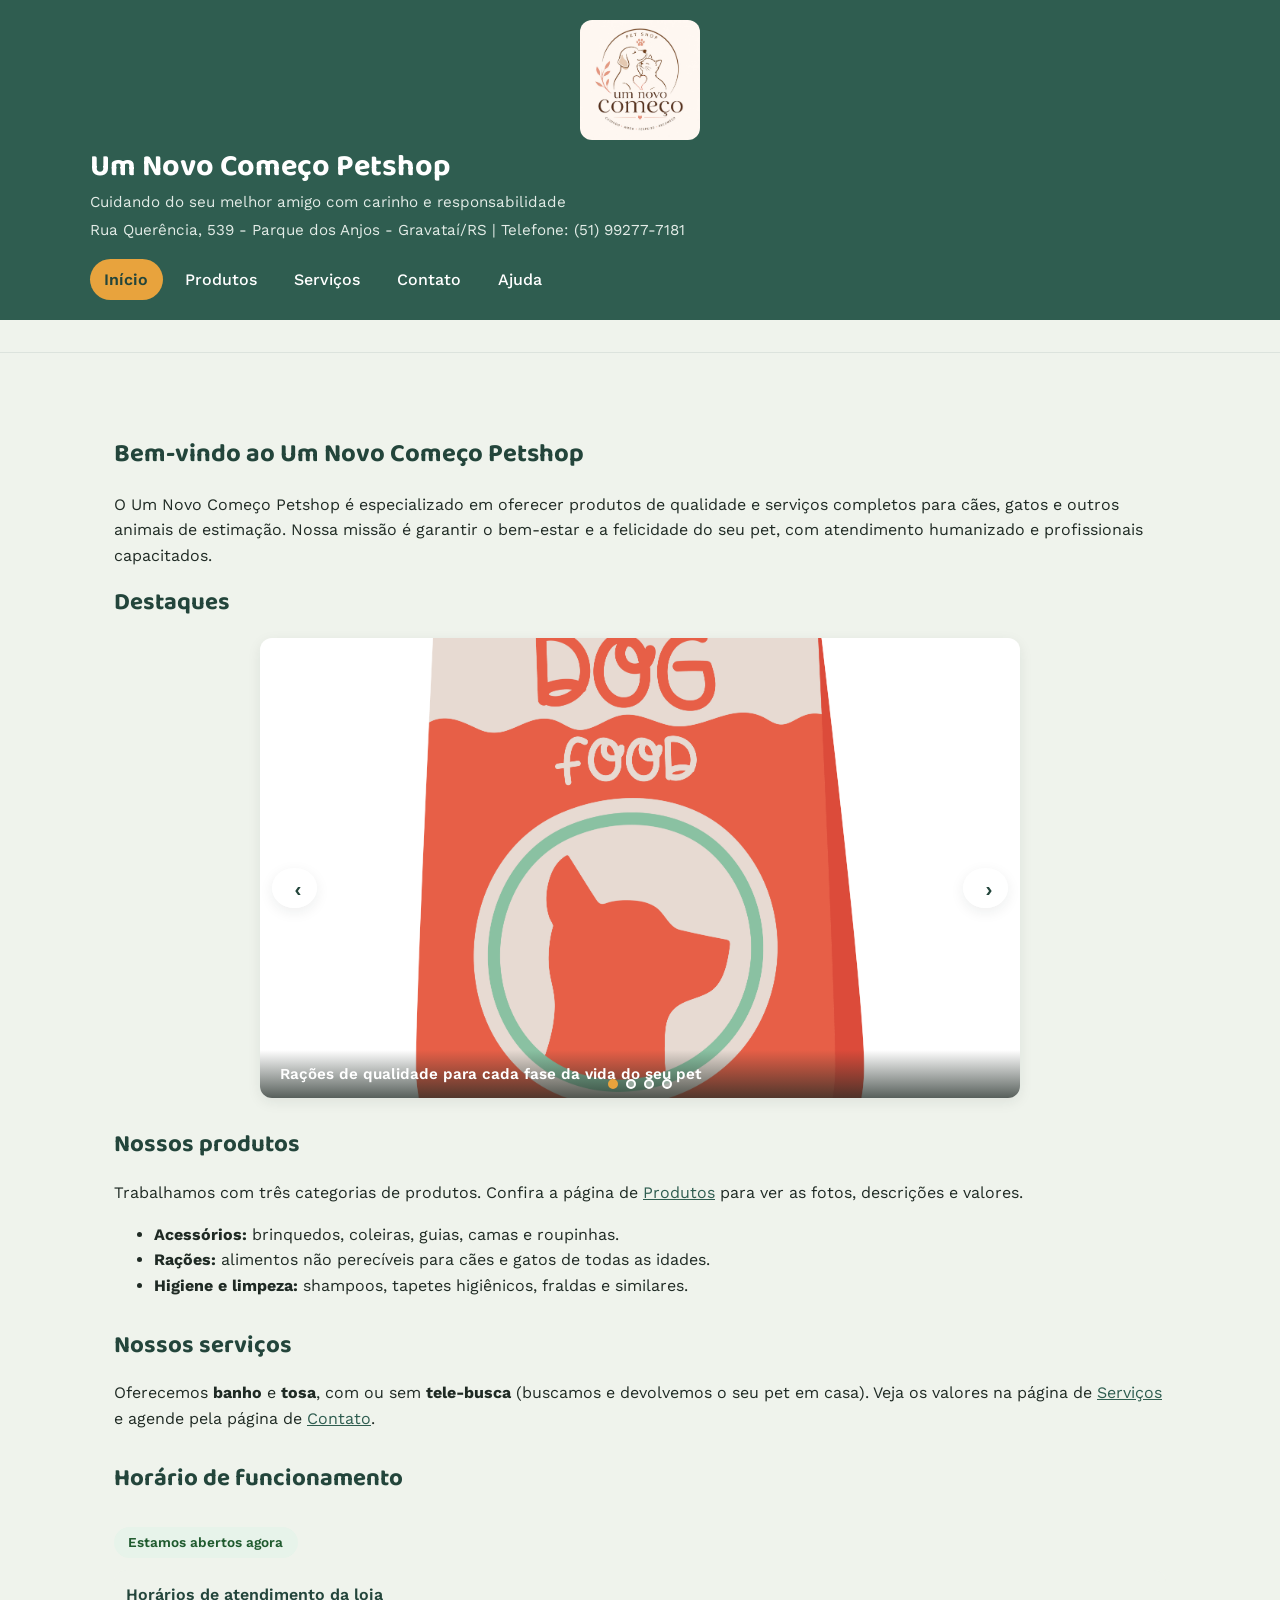
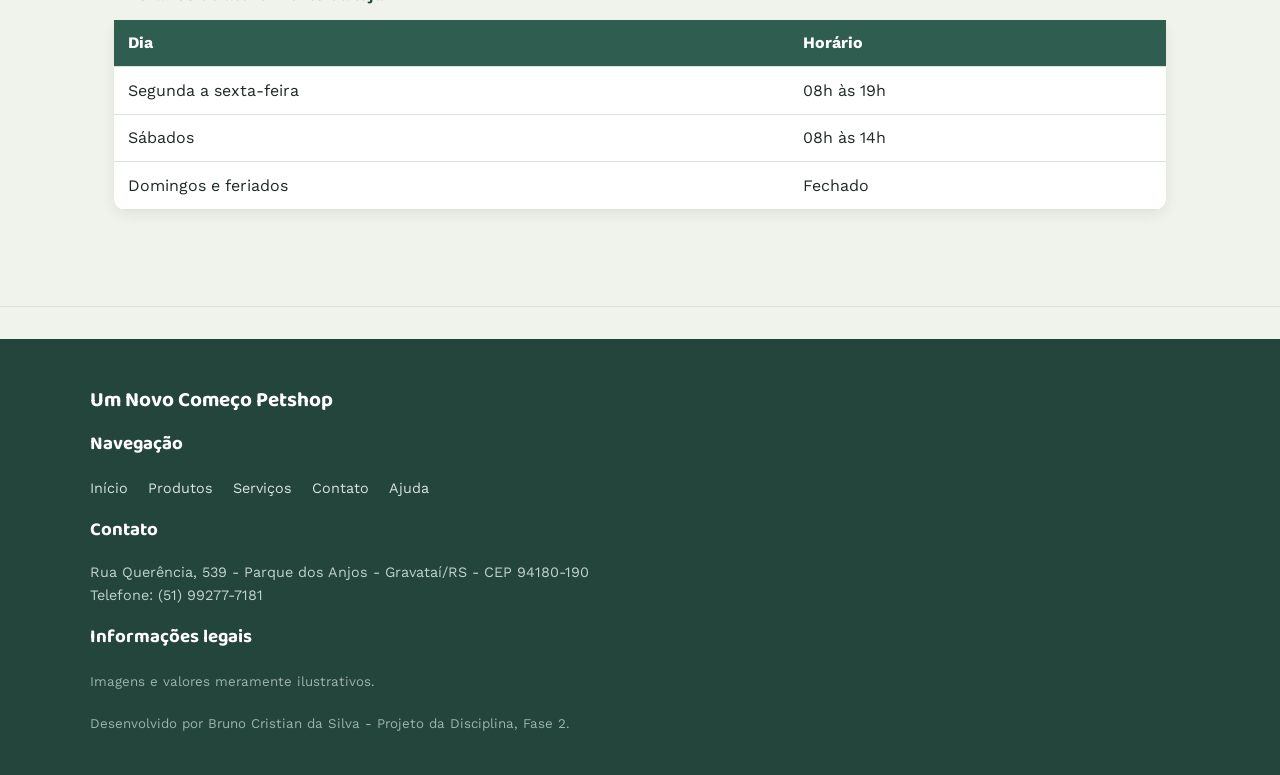
<file: index.html>
<!DOCTYPE html>
<html lang="pt-br">
<head>
    <meta charset="UTF-8">
    <meta name="viewport" content="width=device-width, initial-scale=1.0">
    <meta name="description" content="Um Novo Começo Petshop - produtos e serviços para cães e gatos.">
    <meta name="author" content="Bruno Cristian da Silva">
    <title>Um Novo Começo Petshop - Início</title>
    <link rel="stylesheet" href="css/style.css">
</head>
<body>

<header>
    <img src="img/logo.jpeg" alt="Logotipo do Um Novo Começo Petshop" width="180">
    <h1>Um Novo Começo Petshop</h1>
    <p>Cuidando do seu melhor amigo com carinho e responsabilidade</p>
    <p>Rua Querência, 539 - Parque dos Anjos - Gravataí/RS | Telefone: (51) 99277-7181</p>

    <nav>
        <h2>Menu de navegação</h2>
        <ul>
            <li><a href="index.html">Início</a></li>
            <li><a href="produtos.html">Produtos</a></li>
            <li><a href="servicos.html">Serviços</a></li>
            <li><a href="contato.html">Contato</a></li>
            <li><a href="ajuda.html">Ajuda</a></li>
        </ul>
    </nav>
</header>

<hr>

<main>
    <h2>Bem-vindo ao Um Novo Começo Petshop</h2>
    <p>
        O Um Novo Começo Petshop é especializado em oferecer produtos de qualidade e
        serviços completos para cães, gatos e outros animais de estimação.
        Nossa missão é garantir o bem-estar e a felicidade do seu pet, com
        atendimento humanizado e profissionais capacitados.
    </p>

    <!-- Carrossel de destaques (Fase 2) -->
    <section class="secao-carrossel" aria-label="Destaques do petshop">
        <h2>Destaques</h2>
        <div class="carrossel" id="carrossel-principal">
            <div class="carrossel-trilho">
                <figure class="carrossel-slide">
                    <img src="img/racao-cao.jpg" alt="Ração premium para cães adultos" width="760" height="460">
                    <figcaption>Rações de qualidade para cada fase da vida do seu pet</figcaption>
                </figure>
                <figure class="carrossel-slide">
                    <img src="img/coleira.jpg" alt="Coleira ajustável de nylon com guia reforçada" width="760" height="460">
                    <figcaption>Acessórios resistentes para o dia a dia do seu pet</figcaption>
                </figure>
                <figure class="carrossel-slide">
                    <img src="img/shampoo.jpg" alt="Frasco de shampoo neutro para cães e gatos" width="760" height="460">
                    <figcaption>Banho e tosa com carinho, com ou sem tele-busca</figcaption>
                </figure>
                <figure class="carrossel-slide">
                    <img src="img/racao-gato.jpg" alt="Pacote de ração Golden para gatos castrados" width="760" height="460">
                    <figcaption>Cuidado completo para cães e gatos, em todas as idades</figcaption>
                </figure>
            </div>

            <button type="button" class="carrossel-seta carrossel-anterior" aria-label="Slide anterior">‹</button>
            <button type="button" class="carrossel-seta carrossel-proximo" aria-label="Próximo slide">›</button>

            <div class="carrossel-indicadores">
                <button type="button" class="carrossel-ponto ativo" data-slide="0" aria-label="Ir para o slide 1"></button>
                <button type="button" class="carrossel-ponto" data-slide="1" aria-label="Ir para o slide 2"></button>
                <button type="button" class="carrossel-ponto" data-slide="2" aria-label="Ir para o slide 3"></button>
                <button type="button" class="carrossel-ponto" data-slide="3" aria-label="Ir para o slide 4"></button>
            </div>
        </div>
    </section>

    <section>
        <h2>Nossos produtos</h2>
        <p>
            Trabalhamos com três categorias de produtos. Confira a página de
            <a href="produtos.html">Produtos</a> para ver as fotos, descrições e valores.
        </p>
        <ul>
            <li><strong>Acessórios:</strong> brinquedos, coleiras, guias, camas e roupinhas.</li>
            <li><strong>Rações:</strong> alimentos não perecíveis para cães e gatos de todas as idades.</li>
            <li><strong>Higiene e limpeza:</strong> shampoos, tapetes higiênicos, fraldas e similares.</li>
        </ul>
    </section>

    <section>
        <h2>Nossos serviços</h2>
        <p>
            Oferecemos <strong>banho</strong> e <strong>tosa</strong>, com ou sem
            <strong>tele-busca</strong> (buscamos e devolvemos o seu pet em casa).
            Veja os valores na página de <a href="servicos.html">Serviços</a> e agende pela
            página de <a href="contato.html#agendamento">Contato</a>.
        </p>
    </section>

    <section>
        <h2>Horário de funcionamento</h2>
        <!-- Indicador dinâmico (aberto/fechado agora), calculado via JavaScript -->
        <p id="status-loja" class="status-loja" aria-live="polite"></p>
        <table>
            <caption>Horários de atendimento da loja</caption>
            <thead>
                <tr>
                    <th>Dia</th>
                    <th>Horário</th>
                </tr>
            </thead>
            <tbody>
                <tr>
                    <td>Segunda a sexta-feira</td>
                    <td>08h às 19h</td>
                </tr>
                <tr>
                    <td>Sábados</td>
                    <td>08h às 14h</td>
                </tr>
                <tr>
                    <td>Domingos e feriados</td>
                    <td>Fechado</td>
                </tr>
            </tbody>
        </table>
    </section>
</main>

<hr>

<footer>
    <h2>Um Novo Começo Petshop</h2>

    <nav>
        <h3>Navegação</h3>
        <ul>
            <li><a href="index.html">Início</a></li>
            <li><a href="produtos.html">Produtos</a></li>
            <li><a href="servicos.html">Serviços</a></li>
            <li><a href="contato.html">Contato</a></li>
            <li><a href="ajuda.html">Ajuda</a></li>
        </ul>
    </nav>

    <h3>Contato</h3>
    <address>
        Rua Querência, 539 - Parque dos Anjos - Gravataí/RS - CEP 94180-190<br>
        Telefone: (51) 99277-7181<br>
    </address>

    <h3>Informações legais</h3>
    <p><small>Imagens e valores meramente ilustrativos.</small></p>
    <p><small>Desenvolvido por Bruno Cristian da Silva - Projeto da Disciplina, Fase 2.</small></p>
</footer>
<script src="js/script.js" defer></script>
</body>
</html>
</file>
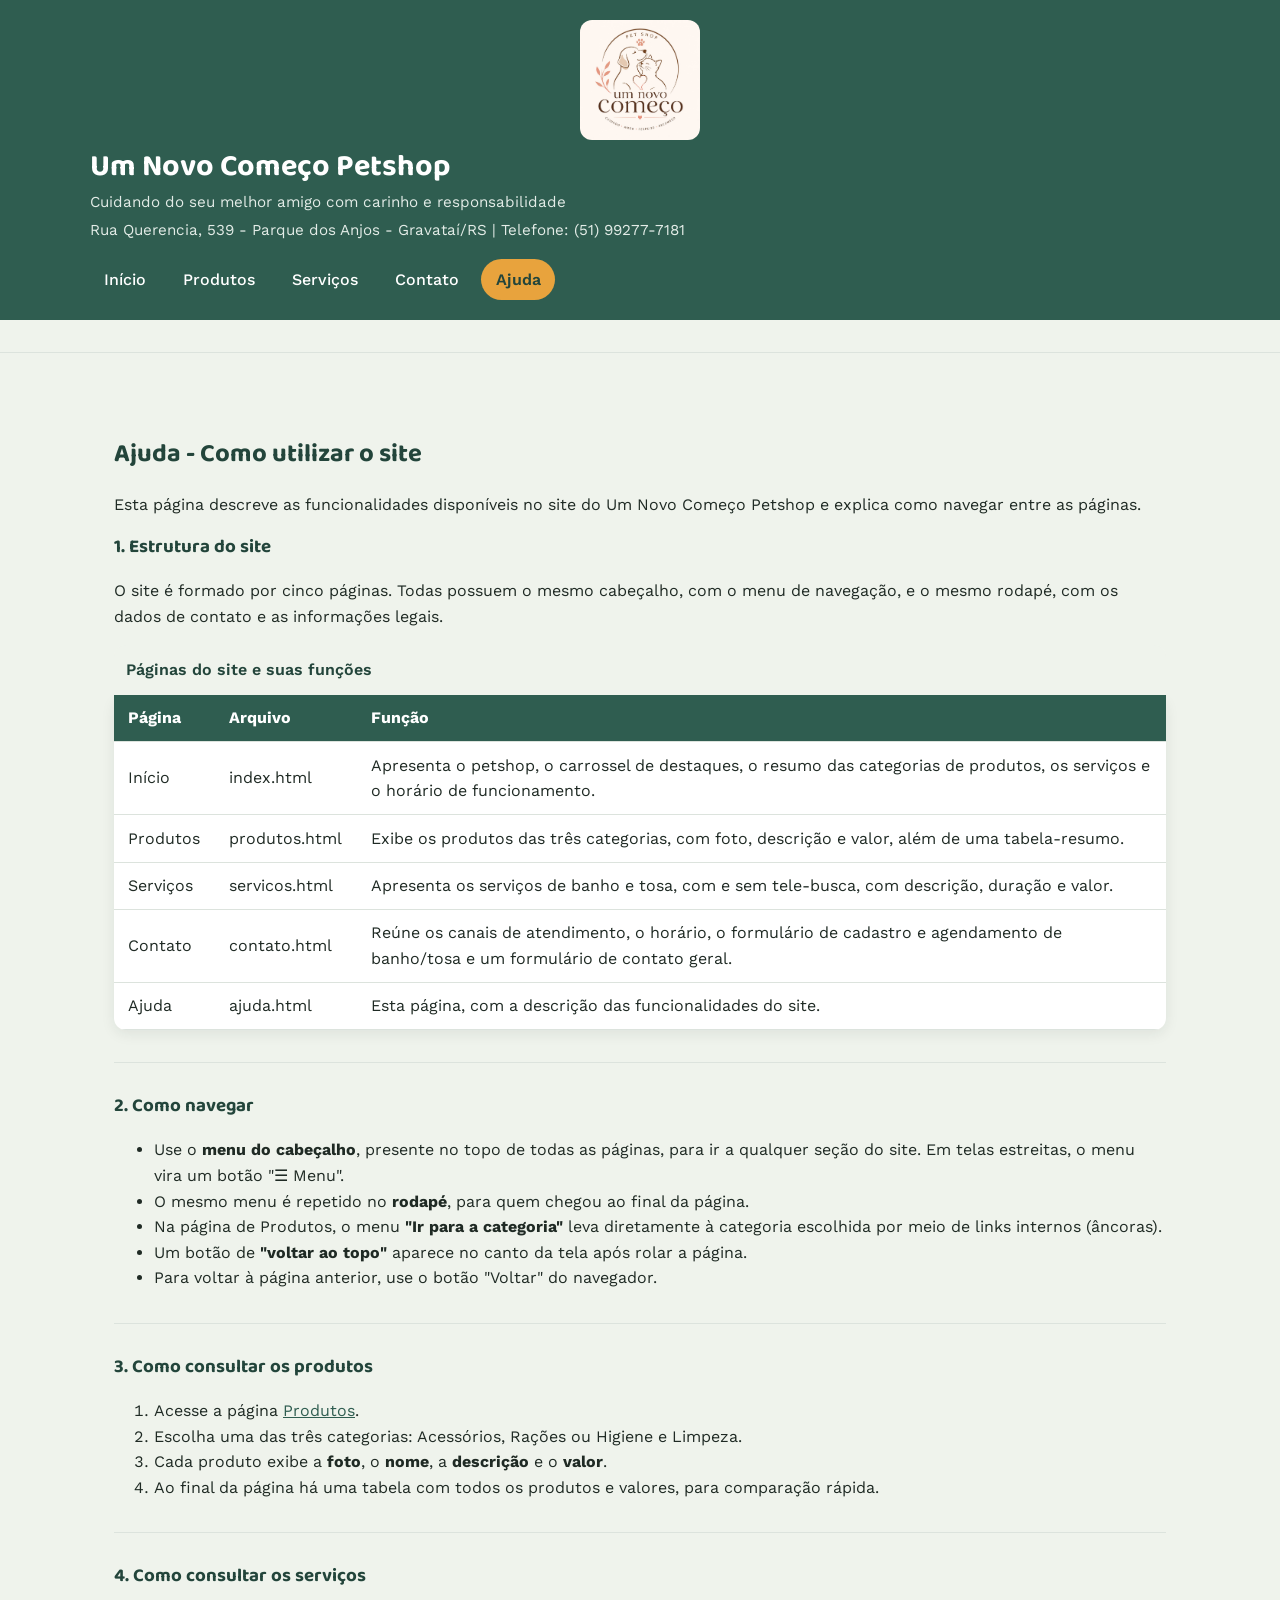
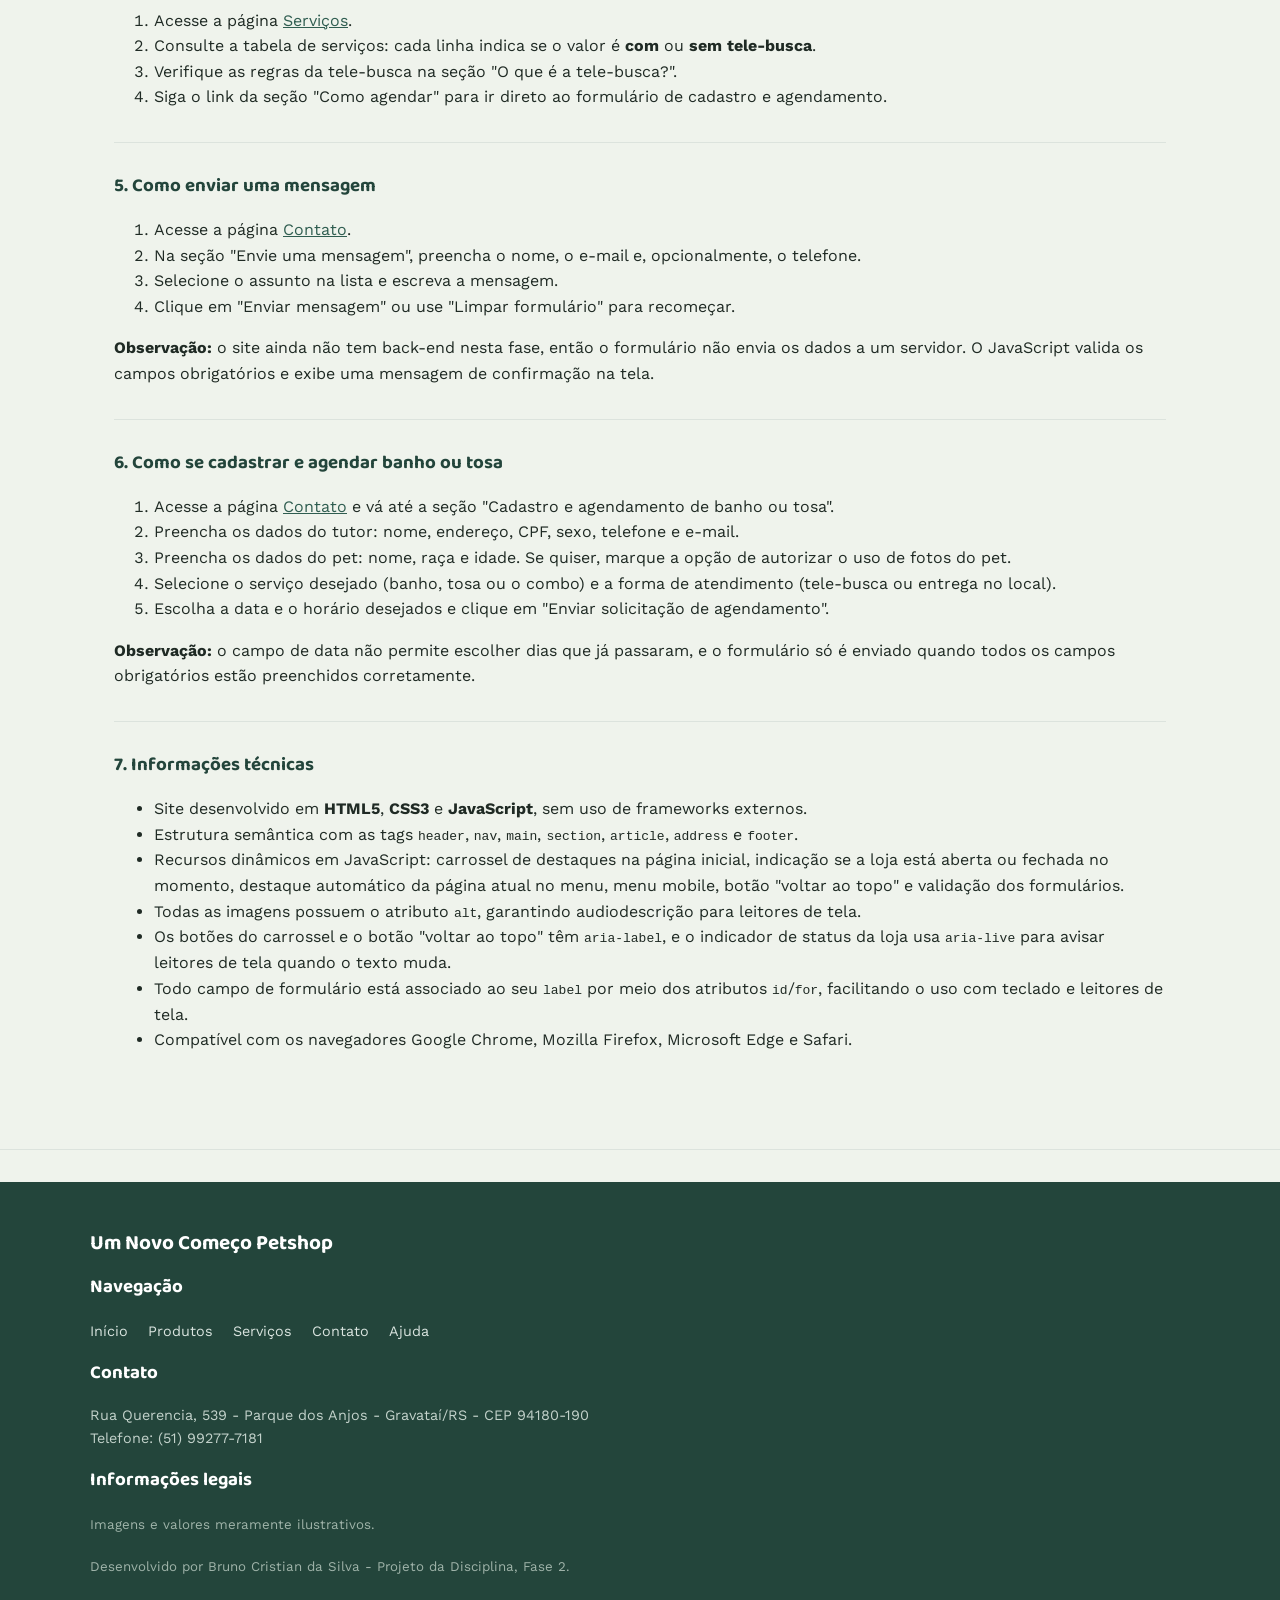
<file: ajuda.html>
<!DOCTYPE html>
<html lang="pt-br">
<head>
    <meta charset="UTF-8">
    <meta name="viewport" content="width=device-width, initial-scale=1.0">
    <meta name="description" content="Arquivo de ajuda: como navegar e utilizar o site do Um Novo Começo Petshop.">
    <meta name="author" content="Bruno Cristian da Silva">
    <title>Um Novo Começo Petshop - Ajuda</title>
    <link rel="stylesheet" href="css/style.css">
</head>
<body>

<header>
    <img src="img/logo.jpeg" alt="Logotipo do Um Novo Começo Petshop" width="180">
    <h1>Um Novo Começo Petshop</h1>
    <p>Cuidando do seu melhor amigo com carinho e responsabilidade</p>
    <p>Rua Querencia, 539 - Parque dos Anjos - Gravataí/RS | Telefone: (51) 99277-7181</p>

    <nav>
        <h2>Menu de navegação</h2>
        <ul>
            <li><a href="index.html">Início</a></li>
            <li><a href="produtos.html">Produtos</a></li>
            <li><a href="servicos.html">Serviços</a></li>
            <li><a href="contato.html">Contato</a></li>
            <li><a href="ajuda.html">Ajuda</a></li>
        </ul>
    </nav>
</header>

<hr>

<main>
    <h2>Ajuda - Como utilizar o site</h2>
    <p>
        Esta página descreve as funcionalidades disponíveis no site do
        Um Novo Começo Petshop e explica como navegar entre as páginas.
    </p>

    <section>
        <h3>1. Estrutura do site</h3>
        <p>
            O site é formado por cinco páginas. Todas possuem o mesmo cabeçalho,
            com o menu de navegação, e o mesmo rodapé, com os dados de contato e
            as informações legais.
        </p>
        <table>
            <caption>Páginas do site e suas funções</caption>
            <thead>
                <tr>
                    <th>Página</th>
                    <th>Arquivo</th>
                    <th>Função</th>
                </tr>
            </thead>
            <tbody>
                <tr>
                    <td>Início</td>
                    <td>index.html</td>
                    <td>Apresenta o petshop, o carrossel de destaques, o resumo das categorias de produtos, os serviços e o horário de funcionamento.</td>
                </tr>
                <tr>
                    <td>Produtos</td>
                    <td>produtos.html</td>
                    <td>Exibe os produtos das três categorias, com foto, descrição e valor, além de uma tabela-resumo.</td>
                </tr>
                <tr>
                    <td>Serviços</td>
                    <td>servicos.html</td>
                    <td>Apresenta os serviços de banho e tosa, com e sem tele-busca, com descrição, duração e valor.</td>
                </tr>
                <tr>
                    <td>Contato</td>
                    <td>contato.html</td>
                    <td>Reúne os canais de atendimento, o horário, o formulário de cadastro e agendamento de banho/tosa e um formulário de contato geral.</td>
                </tr>
                <tr>
                    <td>Ajuda</td>
                    <td>ajuda.html</td>
                    <td>Esta página, com a descrição das funcionalidades do site.</td>
                </tr>
            </tbody>
        </table>
    </section>

    <hr>

    <section>
        <h3>2. Como navegar</h3>
        <ul>
            <li>Use o <strong>menu do cabeçalho</strong>, presente no topo de todas as páginas, para ir a qualquer seção do site. Em telas estreitas, o menu vira um botão "☰ Menu".</li>
            <li>O mesmo menu é repetido no <strong>rodapé</strong>, para quem chegou ao final da página.</li>
            <li>Na página de Produtos, o menu <strong>"Ir para a categoria"</strong> leva diretamente à categoria escolhida por meio de links internos (âncoras).</li>
            <li>Um botão de <strong>"voltar ao topo"</strong> aparece no canto da tela após rolar a página.</li>
            <li>Para voltar à página anterior, use o botão "Voltar" do navegador.</li>
        </ul>
    </section>

    <hr>

    <section>
        <h3>3. Como consultar os produtos</h3>
        <ol>
            <li>Acesse a página <a href="produtos.html">Produtos</a>.</li>
            <li>Escolha uma das três categorias: Acessórios, Rações ou Higiene e Limpeza.</li>
            <li>Cada produto exibe a <strong>foto</strong>, o <strong>nome</strong>, a <strong>descrição</strong> e o <strong>valor</strong>.</li>
            <li>Ao final da página há uma tabela com todos os produtos e valores, para comparação rápida.</li>
        </ol>
    </section>

    <hr>

    <section>
        <h3>4. Como consultar os serviços</h3>
        <ol>
            <li>Acesse a página <a href="servicos.html">Serviços</a>.</li>
            <li>Consulte a tabela de serviços: cada linha indica se o valor é <strong>com</strong> ou <strong>sem tele-busca</strong>.</li>
            <li>Verifique as regras da tele-busca na seção "O que é a tele-busca?".</li>
            <li>Siga o link da seção "Como agendar" para ir direto ao formulário de cadastro e agendamento.</li>
        </ol>
    </section>

    <hr>

    <section>
        <h3>5. Como enviar uma mensagem</h3>
        <ol>
            <li>Acesse a página <a href="contato.html">Contato</a>.</li>
            <li>Na seção "Envie uma mensagem", preencha o nome, o e-mail e, opcionalmente, o telefone.</li>
            <li>Selecione o assunto na lista e escreva a mensagem.</li>
            <li>Clique em "Enviar mensagem" ou use "Limpar formulário" para recomeçar.</li>
        </ol>
        <p>
            <strong>Observação:</strong> o site ainda não tem back-end nesta fase, então o
            formulário não envia os dados a um servidor. O JavaScript valida os campos
            obrigatórios e exibe uma mensagem de confirmação na tela.
        </p>
    </section>

    <hr>

    <section>
        <h3>6. Como se cadastrar e agendar banho ou tosa</h3>
        <ol>
            <li>Acesse a página <a href="contato.html#agendamento">Contato</a> e vá até a seção "Cadastro e agendamento de banho ou tosa".</li>
            <li>Preencha os dados do tutor: nome, endereço, CPF, sexo, telefone e e-mail.</li>
            <li>Preencha os dados do pet: nome, raça e idade. Se quiser, marque a opção de autorizar o uso de fotos do pet.</li>
            <li>Selecione o serviço desejado (banho, tosa ou o combo) e a forma de atendimento (tele-busca ou entrega no local).</li>
            <li>Escolha a data e o horário desejados e clique em "Enviar solicitação de agendamento".</li>
        </ol>
        <p>
            <strong>Observação:</strong> o campo de data não permite escolher dias que já
            passaram, e o formulário só é enviado quando todos os campos obrigatórios
            estão preenchidos corretamente.
        </p>
    </section>

    <hr>

    <section>
        <h3>7. Informações técnicas</h3>
        <ul>
            <li>Site desenvolvido em <strong>HTML5</strong>, <strong>CSS3</strong> e <strong>JavaScript</strong>, sem uso de frameworks externos.</li>
            <li>Estrutura semântica com as tags <code>header</code>, <code>nav</code>, <code>main</code>, <code>section</code>, <code>article</code>, <code>address</code> e <code>footer</code>.</li>
            <li>Recursos dinâmicos em JavaScript: carrossel de destaques na página inicial, indicação se a loja está aberta ou fechada no momento, destaque automático da página atual no menu, menu mobile, botão "voltar ao topo" e validação dos formulários.</li>
            <li>Todas as imagens possuem o atributo <code>alt</code>, garantindo audiodescrição para leitores de tela.</li>
            <li>Os botões do carrossel e o botão "voltar ao topo" têm <code>aria-label</code>, e o indicador de status da loja usa <code>aria-live</code> para avisar leitores de tela quando o texto muda.</li>
            <li>Todo campo de formulário está associado ao seu <code>label</code> por meio dos atributos <code>id</code>/<code>for</code>, facilitando o uso com teclado e leitores de tela.</li>
            <li>Compatível com os navegadores Google Chrome, Mozilla Firefox, Microsoft Edge e Safari.</li>
        </ul>
    </section>
</main>

<hr>

<footer>
    <h2>Um Novo Começo Petshop</h2>

    <nav>
        <h3>Navegação</h3>
        <ul>
            <li><a href="index.html">Início</a></li>
            <li><a href="produtos.html">Produtos</a></li>
            <li><a href="servicos.html">Serviços</a></li>
            <li><a href="contato.html">Contato</a></li>
            <li><a href="ajuda.html">Ajuda</a></li>
        </ul>
    </nav>

    <h3>Contato</h3>
    <address>
        Rua Querencia, 539 - Parque dos Anjos - Gravataí/RS - CEP 94180-190<br>
        Telefone: (51) 99277-7181<br>
    </address>

    <h3>Informações legais</h3>
    <p><small>Imagens e valores meramente ilustrativos.</small></p>
    <p><small>Desenvolvido por Bruno Cristian da Silva - Projeto da Disciplina, Fase 2.</small></p>
</footer>
<script src="js/script.js" defer></script>
</body>
</html>
</file>
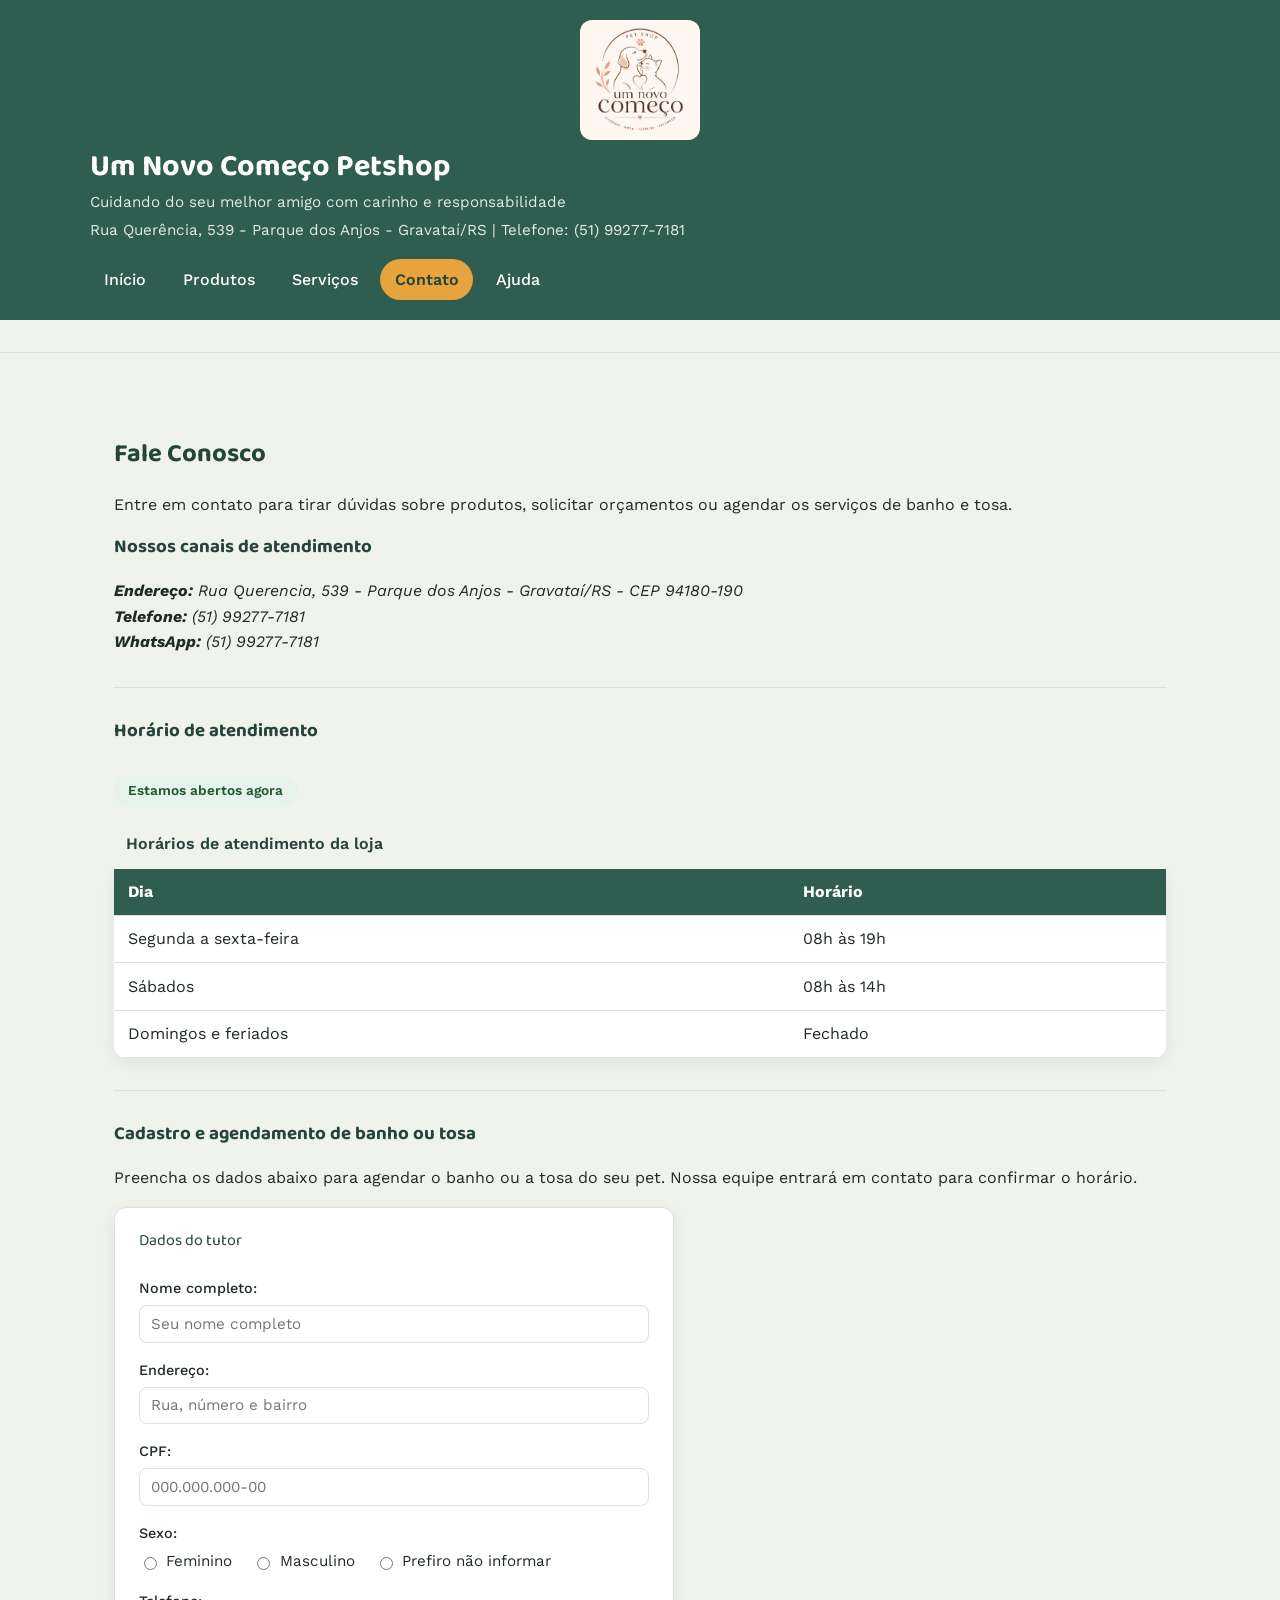
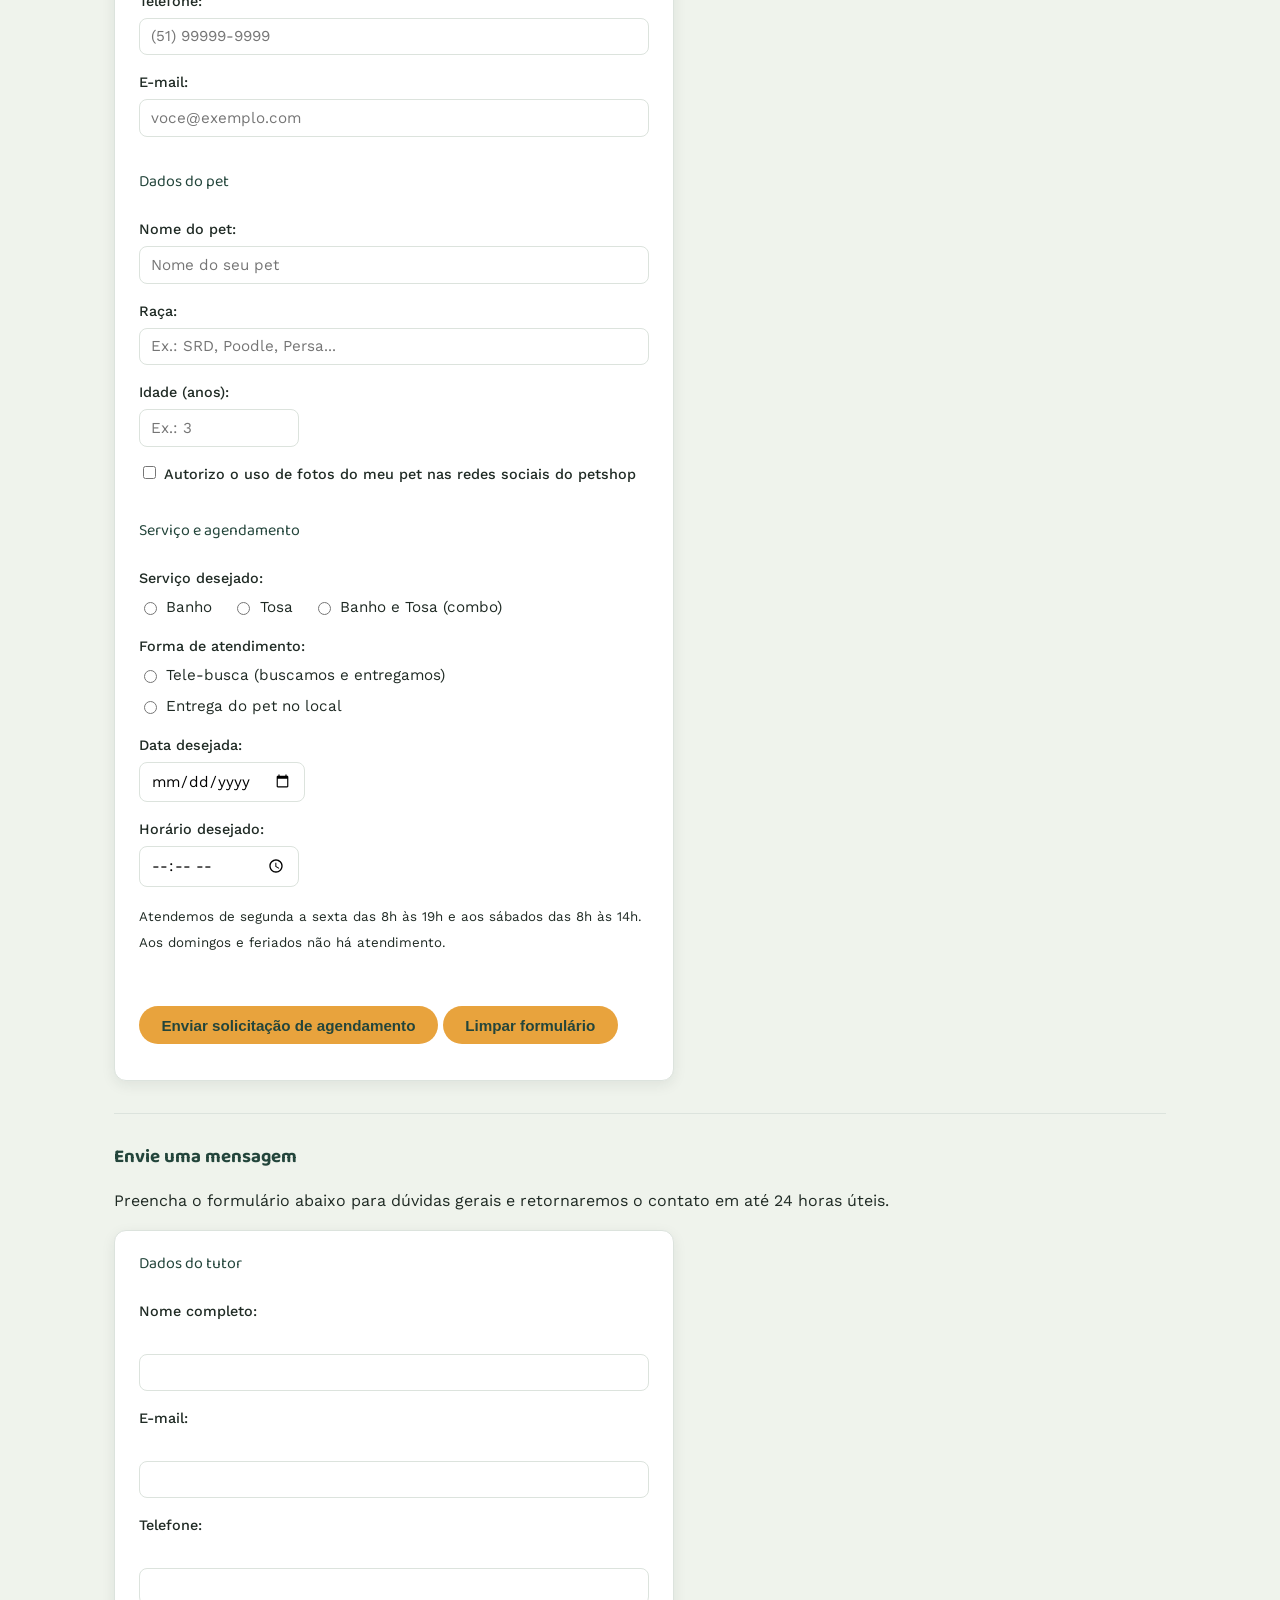
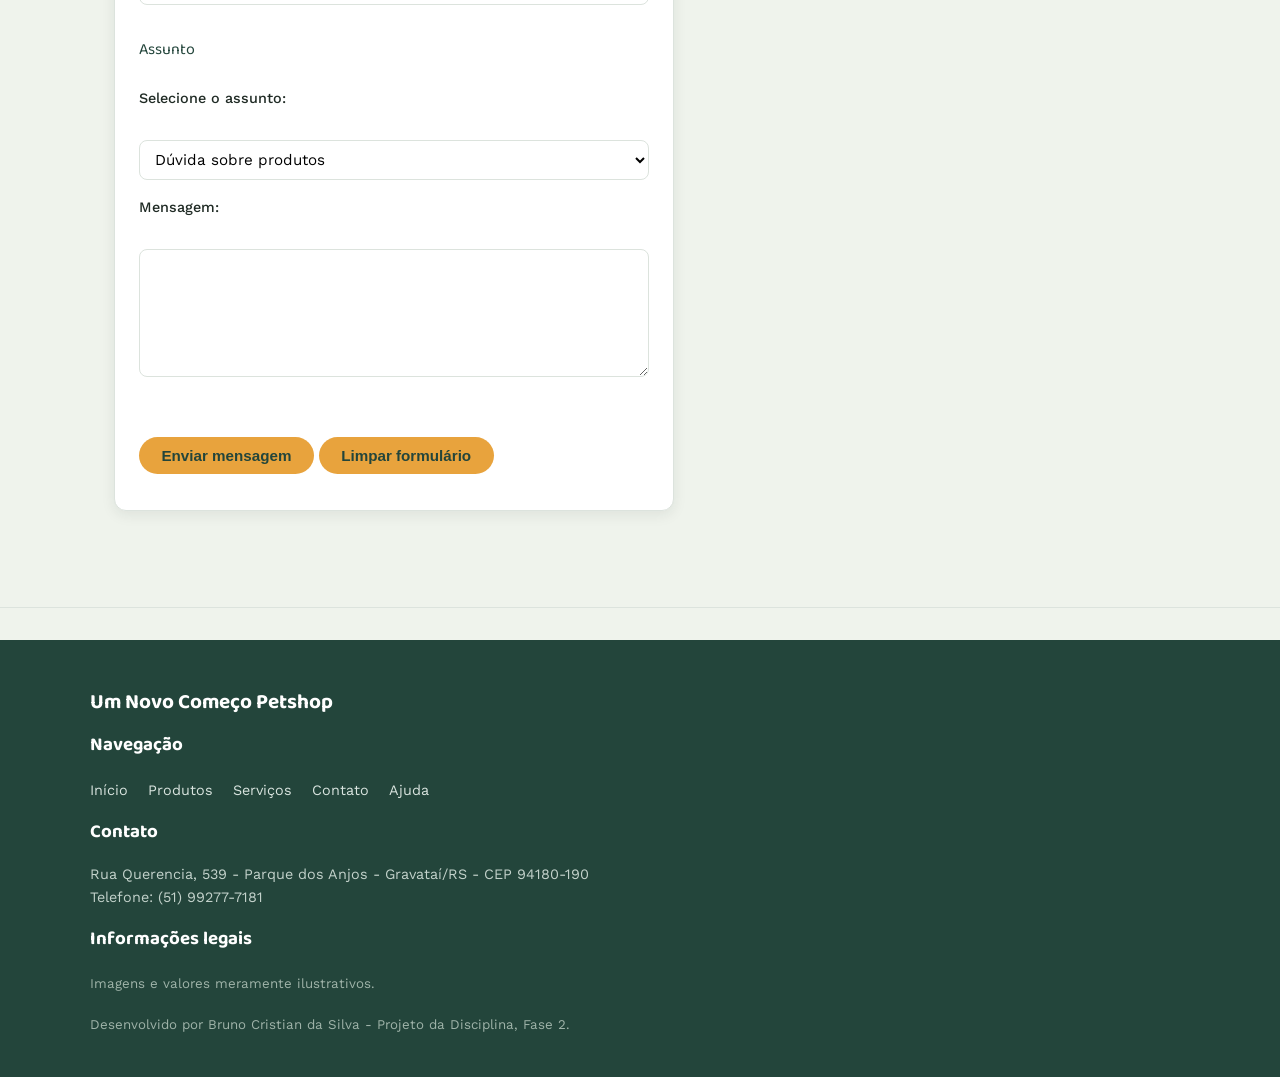
<file: contato.html>
<!DOCTYPE html>
<html lang="pt-br">
<head>
    <meta charset="UTF-8">
    <meta name="viewport" content="width=device-width, initial-scale=1.0">
    <meta name="description" content="Fale com o Um Novo Começo Petshop: endereço, telefone, formulário de contato e agendamento de banho e tosa.">
    <meta name="author" content="Bruno Cristian da Silva">
    <title>Um Novo Começo Petshop - Contato</title>
    <link rel="stylesheet" href="css/style.css">
</head>
<body>

<header>
    <img src="img/logo.jpeg" alt="Logotipo do Um Novo Começo Petshop" width="180">
    <h1>Um Novo Começo Petshop</h1>
    <p>Cuidando do seu melhor amigo com carinho e responsabilidade</p>
    <p>Rua Querência, 539 - Parque dos Anjos - Gravataí/RS | Telefone: (51) 99277-7181</p>

    <nav>
        <h2>Menu de navegação</h2>
        <ul>
            <li><a href="index.html">Início</a></li>
            <li><a href="produtos.html">Produtos</a></li>
            <li><a href="servicos.html">Serviços</a></li>
            <li><a href="contato.html">Contato</a></li>
            <li><a href="ajuda.html">Ajuda</a></li>
        </ul>
    </nav>
</header>

<hr>

<main>
    <h2>Fale Conosco</h2>
    <p>
        Entre em contato para tirar dúvidas sobre produtos, solicitar orçamentos ou
        agendar os serviços de banho e tosa.
    </p>

    <section>
        <h3>Nossos canais de atendimento</h3>
        <address>
            <strong>Endereço:</strong> Rua Querencia, 539 - Parque dos Anjos - Gravataí/RS - CEP 94180-190<br>
            <strong>Telefone:</strong> (51) 99277-7181<br>
            <strong>WhatsApp:</strong> (51) 99277-7181<br>
        </address>
    </section>

    <hr>

    <section>
       <h3>Horário de atendimento</h3>
        <!-- Indicador dinâmico (aberto/fechado agora), calculado via JavaScript -->
        <p id="status-loja" class="status-loja" aria-live="polite"></p>
        <table>
            <caption>Horários de atendimento da loja</caption>
            <thead>
                <tr>
                    <th>Dia</th>
                    <th>Horário</th>
                </tr>
            </thead>
            <tbody>
                <tr>
                    <td>Segunda a sexta-feira</td>
                    <td>08h às 19h</td>
                </tr>
                <tr>
                    <td>Sábados</td>
                    <td>08h às 14h</td>
                </tr>
                <tr>
                    <td>Domingos e feriados</td>
                    <td>Fechado</td>
                </tr>
            </tbody>
        </table>
    </section>

    <hr>

    <!-- Formulário de cadastro do cliente/pet e agendamento (Fase 2) -->
    <section id="agendamento">
        <h3>Cadastro e agendamento de banho ou tosa</h3>
        <p>
            Preencha os dados abaixo para agendar o banho ou a tosa do seu pet.
            Nossa equipe entrará em contato para confirmar o horário.
        </p>

        <form action="#" method="post" id="form-agendamento" data-mensagem-sucesso="Solicitação de agendamento enviada! Em breve confirmaremos o horário.">
            <fieldset>
                <legend>Dados do tutor</legend>

                <p>
                    <label for="nome-tutor">Nome completo:</label>
                    <input type="text" id="nome-tutor" name="nome-tutor" placeholder="Seu nome completo" required>
                </p>

                <p>
                    <label for="endereco-tutor">Endereço:</label>
                    <input type="text" id="endereco-tutor" name="endereco-tutor" placeholder="Rua, número e bairro" required>
                </p>

                <p>
                    <label for="cpf-tutor">CPF:</label>
                    <input type="text" id="cpf-tutor" name="cpf-tutor" placeholder="000.000.000-00"
                           pattern="\d{3}\.\d{3}\.\d{3}-\d{2}" inputmode="numeric"
                           title="Digite o CPF no formato 000.000.000-00" required>
                </p>

                <p>
                    <span class="rotulo-grupo">Sexo:</span>
                    <span class="grupo-opcoes">
                        <label><input type="radio" name="sexo" value="Feminino" required> Feminino</label>
                        <label><input type="radio" name="sexo" value="Masculino"> Masculino</label>
                        <label><input type="radio" name="sexo" value="Prefiro não informar"> Prefiro não informar</label>
                    </span>
                </p>

                <p>
                    <label for="telefone-tutor">Telefone:</label>
                    <input type="tel" id="telefone-tutor" name="telefone-tutor" placeholder="(51) 99999-9999" required>
                </p>

                <p>
                    <label for="email-tutor">E-mail:</label>
                    <input type="email" id="email-tutor" name="email-tutor" placeholder="voce@exemplo.com" required>
                </p>
            </fieldset>

            <fieldset>
                <legend>Dados do pet</legend>

                <p>
                    <label for="nome-pet">Nome do pet:</label>
                    <input type="text" id="nome-pet" name="nome-pet" placeholder="Nome do seu pet" required>
                </p>

                <p>
                    <label for="raca-pet">Raça:</label>
                    <input type="text" id="raca-pet" name="raca-pet" placeholder="Ex.: SRD, Poodle, Persa...">
                </p>

                <p>
                    <label for="idade-pet">Idade (anos):</label>
                    <input type="number" id="idade-pet" name="idade-pet" min="0" max="30" step="1" placeholder="Ex.: 3" required>
                </p>

                <p>
                    <label>
                        <input type="checkbox" id="autoriza-fotos" name="autoriza-fotos">
                        Autorizo o uso de fotos do meu pet nas redes sociais do petshop
                    </label>
                </p>
            </fieldset>

            <fieldset>
                <legend>Serviço e agendamento</legend>

                <p>
                    <span class="rotulo-grupo">Serviço desejado:</span>
                    <span class="grupo-opcoes">
                        <label><input type="radio" name="servico" value="Banho" required> Banho</label>
                        <label><input type="radio" name="servico" value="Tosa"> Tosa</label>
                        <label><input type="radio" name="servico" value="Banho e Tosa (combo)"> Banho e Tosa (combo)</label>
                    </span>
                </p>

                <p>
                    <span class="rotulo-grupo">Forma de atendimento:</span>
                    <span class="grupo-opcoes">
                        <label><input type="radio" name="atendimento" value="Tele-busca" required> Tele-busca (buscamos e entregamos)</label>
                        <label><input type="radio" name="atendimento" value="Entrega no local"> Entrega do pet no local</label>
                    </span>
                </p>

                <p>
                    <label for="data-agendamento">Data desejada:</label>
                    <input type="date" id="data-agendamento" name="data-agendamento" required>
                </p>

                <p>
                    <label for="horario-agendamento">Horário desejado:</label>
                    <input type="time" id="horario-agendamento" name="horario-agendamento" step="1800" required>
                </p>

                <p>
                    <small>Atendemos de segunda a sexta das 8h às 19h e aos sábados das 8h às 14h. Aos domingos e feriados não há atendimento.</small>
                </p>
            </fieldset>

            <p>
                <button type="submit">Enviar solicitação de agendamento</button>
                <button type="reset">Limpar formulário</button>
            </p>
        </form>
    </section>

    <hr>

    <section>
        <h3>Envie uma mensagem</h3>
        <p>Preencha o formulário abaixo para dúvidas gerais e retornaremos o contato em até 24 horas úteis.</p>

        <form action="#" method="post" id="form-contato-geral" data-mensagem-sucesso="Mensagem enviada! Em breve entraremos em contato.">
            <fieldset>
                <legend>Dados do tutor</legend>

                <p>
                    <label for="nome">Nome completo:</label><br>
                    <input type="text" id="nome" name="nome" size="40" required>
                </p>

                <p>
                    <label for="email">E-mail:</label><br>
                    <input type="email" id="email" name="email" size="40" required>
                </p>

                <p>
                    <label for="telefone">Telefone:</label><br>
                    <input type="tel" id="telefone" name="telefone" size="20">
                </p>
            </fieldset>

            <fieldset>
                <legend>Assunto</legend>

                <p>
                    <label for="assunto">Selecione o assunto:</label><br>
                    <select id="assunto" name="assunto">
                        <option value="produtos">Dúvida sobre produtos</option>
                        <option value="banho">Agendamento de banho</option>
                        <option value="tosa">Agendamento de tosa</option>
                        <option value="telebusca">Informações sobre tele-busca</option>
                        <option value="outros">Outros assuntos</option>
                    </select>
                </p>

                <p>
                    <label for="mensagem">Mensagem:</label><br>
                    <textarea id="mensagem" name="mensagem" rows="6" cols="50" required></textarea>
                </p>
            </fieldset>

            <p>
                <button type="submit">Enviar mensagem</button>
                <button type="reset">Limpar formulário</button>
            </p>
        </form>
    </section>
</main>

<hr>

<footer>
    <h2>Um Novo Começo Petshop</h2>

    <nav>
        <h3>Navegação</h3>
        <ul>
            <li><a href="index.html">Início</a></li>
            <li><a href="produtos.html">Produtos</a></li>
            <li><a href="servicos.html">Serviços</a></li>
            <li><a href="contato.html">Contato</a></li>
            <li><a href="ajuda.html">Ajuda</a></li>
        </ul>
    </nav>

    <h3>Contato</h3>
    <address>
        Rua Querencia, 539 - Parque dos Anjos - Gravataí/RS - CEP 94180-190<br>
        Telefone: (51) 99277-7181
    </address>

    <h3>Informações legais</h3>
    <p><small>Imagens e valores meramente ilustrativos.</small></p>
    <p><small>Desenvolvido por Bruno Cristian da Silva - Projeto da Disciplina, Fase 2. </small></p>
</footer>
<script src="js/script.js" defer></script>
</body>
</html>
</file>
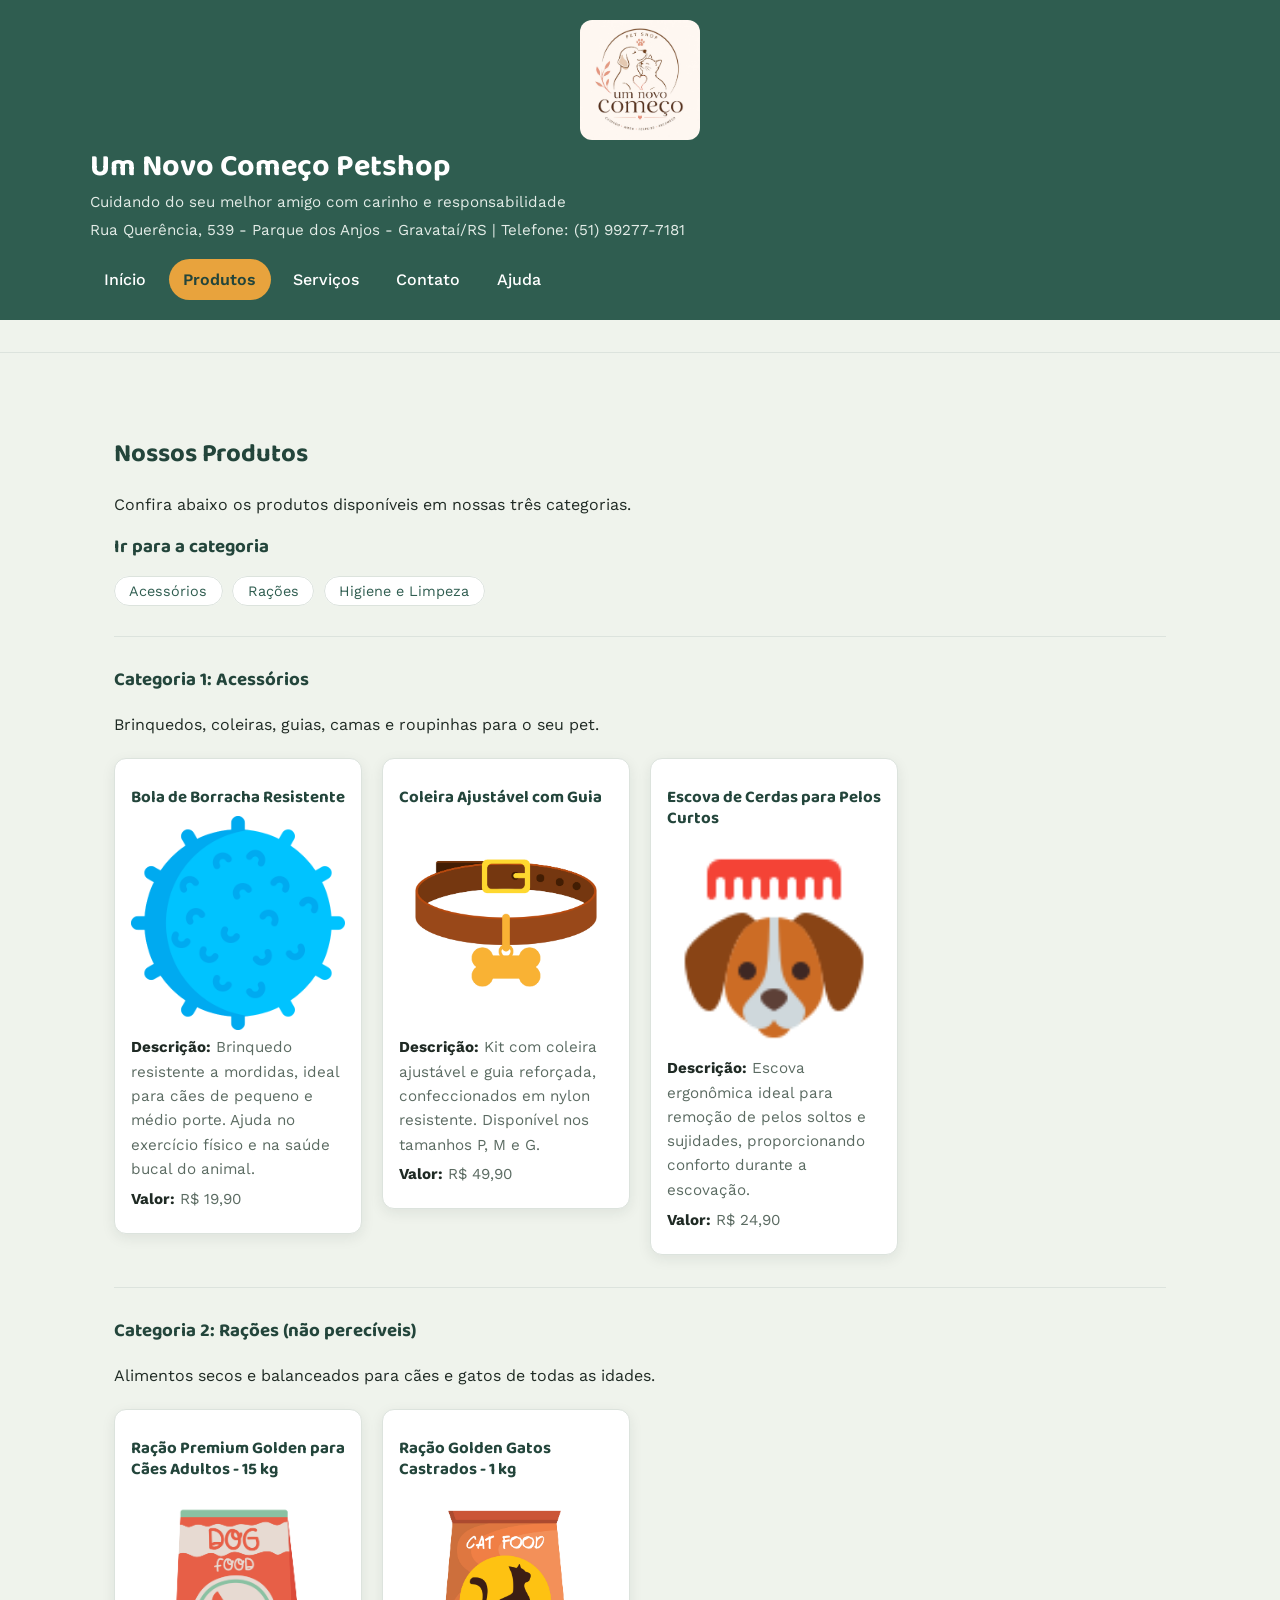
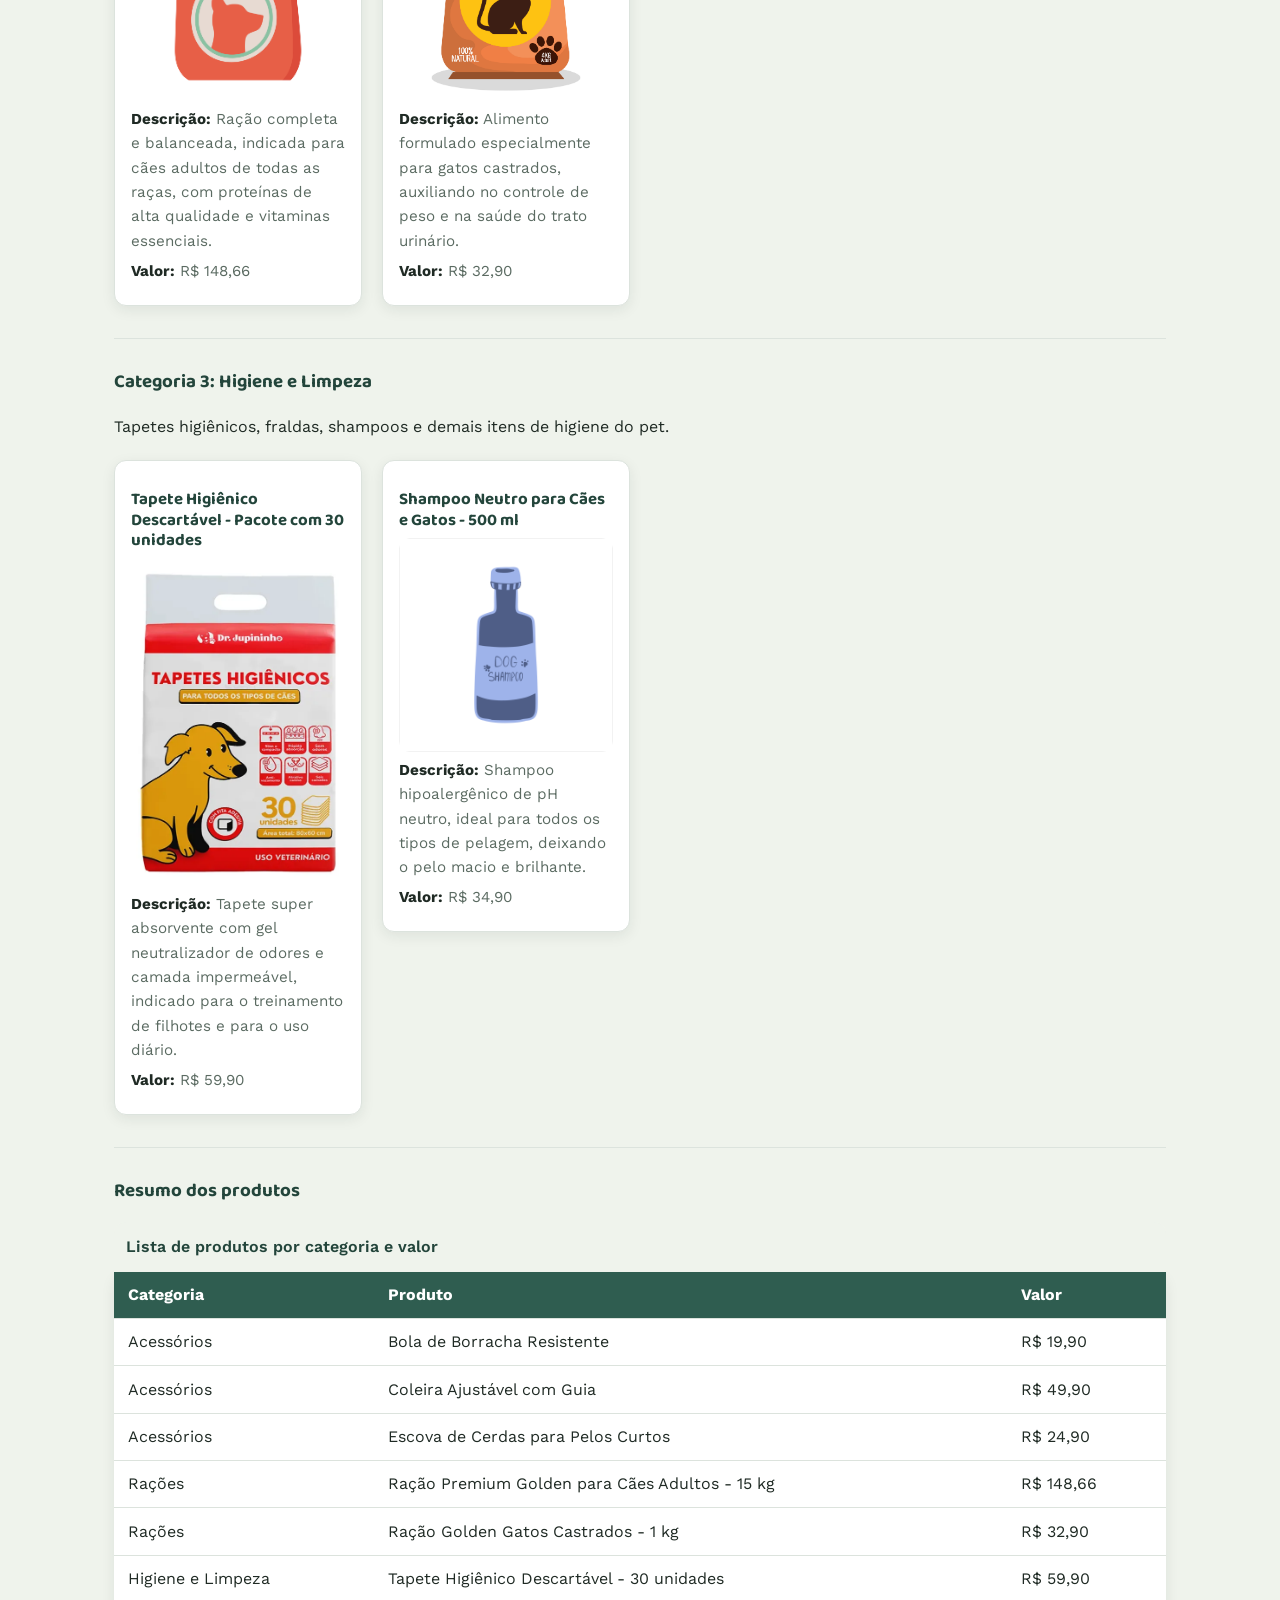
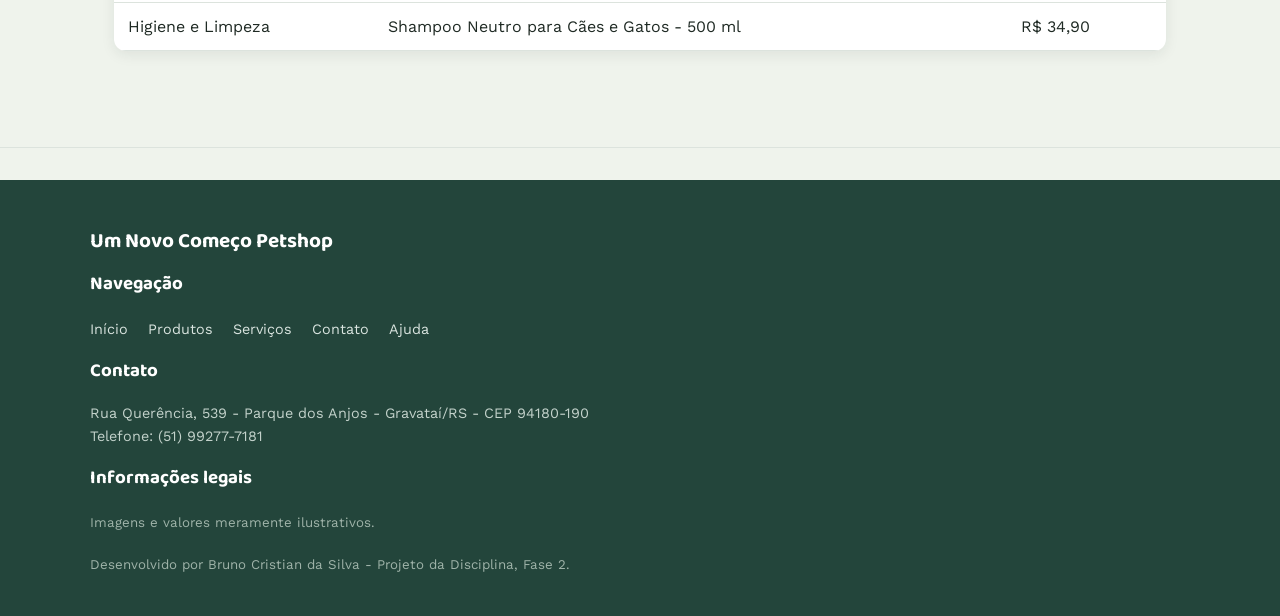
<file: produtos.html>
<!DOCTYPE html>
<html lang="pt-br">
<head>
    <meta charset="UTF-8">
    <meta name="viewport" content="width=device-width, initial-scale=1.0">
    <meta name="description" content="Produtos do Um Novo Começo Petshop: acessórios, rações e produtos de higiene e limpeza.">
    <meta name="author" content="Bruno Cristian da Silva">
    <title>Um Novo Começo Petshop - Produtos</title>
    <link rel="stylesheet" href="css/style.css">
</head>
<body>

<header>
    <img src="img/logo.jpeg" alt="Logotipo do Um Novo Começo Petshop" width="180">
    <h1>Um Novo Começo Petshop</h1>
    <p>Cuidando do seu melhor amigo com carinho e responsabilidade</p>
    <p>Rua Querência, 539 - Parque dos Anjos - Gravataí/RS | Telefone: (51) 99277-7181</p>

    <nav>
        <h2>Menu de navegação</h2>
        <ul>
            <li><a href="index.html">Início</a></li>
            <li><a href="produtos.html">Produtos</a></li>
            <li><a href="servicos.html">Serviços</a></li>
            <li><a href="contato.html">Contato</a></li>
            <li><a href="ajuda.html">Ajuda</a></li>
        </ul>
    </nav>
</header>

<hr>

<main>
    <h2>Nossos Produtos</h2>
    <p>Confira abaixo os produtos disponíveis em nossas três categorias.</p>

    <nav>
        <h3>Ir para a categoria</h3>
        <ul>
            <li><a href="#acessorios">Acessórios</a></li>
            <li><a href="#racoes">Rações</a></li>
            <li><a href="#higiene">Higiene e Limpeza</a></li>
        </ul>
    </nav>

    <hr>

    <section id="acessorios">
        <h3>Categoria 1: Acessórios</h3>
        <p>Brinquedos, coleiras, guias, camas e roupinhas para o seu pet.</p>

        <article>
            <h4>Bola de Borracha Resistente</h4>
            <img src="img/bola.png" alt="Bola de borracha vermelha para cães" width="220">
            <p><strong>Descrição:</strong> Brinquedo resistente a mordidas, ideal para cães de pequeno e médio porte. Ajuda no exercício físico e na saúde bucal do animal.</p>
            <p><strong>Valor:</strong> R$ 19,90</p>
        </article>

        <article>
            <h4>Coleira Ajustável com Guia</h4>
            <img src="img/coleira.jpg" alt="Coleira ajustável de nylon com guia reforçada" width="220">
            <p><strong>Descrição:</strong> Kit com coleira ajustável e guia reforçada, confeccionados em nylon resistente. Disponível nos tamanhos P, M e G.</p>
            <p><strong>Valor:</strong> R$ 49,90</p>
        </article>

        <article>
            <h4>Escova de Cerdas para Pelos Curtos</h4>
            <img src="img/escova.png" alt="Escova de cerdas com cabo ergonômico para pets" width="220">
            <p><strong>Descrição:</strong> Escova ergonômica ideal para remoção de pelos soltos e sujidades, proporcionando conforto durante a escovação.</p>
            <p><strong>Valor:</strong> R$ 24,90</p>
        </article>
    </section>

    <hr>

    <section id="racoes">
        <h3>Categoria 2: Rações (não perecíveis)</h3>
        <p>Alimentos secos e balanceados para cães e gatos de todas as idades.</p>

        <article>
            <h4>Ração Premium Golden para Cães Adultos - 15 kg</h4>
            <img src="img/racao-cao.jpg" alt="Pacote de ração premium Golden para cães adultos de 15 quilos" width="220">
            <p><strong>Descrição:</strong> Ração completa e balanceada, indicada para cães adultos de todas as raças, com proteínas de alta qualidade e vitaminas essenciais.</p>
            <p><strong>Valor:</strong> R$ 148,66</p>
        </article>

        <article>
            <h4>Ração Golden Gatos Castrados - 1 kg</h4>
            <img src="img/racao-gato.jpg" alt="Pacote de ração Golden para gatos castrados de 1 quilo" width="220">
            <p><strong>Descrição:</strong> Alimento formulado especialmente para gatos castrados, auxiliando no controle de peso e na saúde do trato urinário.</p>
            <p><strong>Valor:</strong> R$ 32,90</p>
        </article>
    </section>

    <hr>

    <section id="higiene">
        <h3>Categoria 3: Higiene e Limpeza</h3>
        <p>Tapetes higiênicos, fraldas, shampoos e demais itens de higiene do pet.</p>

        <article>
            <h4>Tapete Higiênico Descartável - Pacote com 30 unidades</h4>
            <img src="img/tapete.png" alt="Tapete higiênico descartável para cães, pacote com 30 unidades" width="220">
            <p><strong>Descrição:</strong> Tapete super absorvente com gel neutralizador de odores e camada impermeável, indicado para o treinamento de filhotes e para o uso diário.</p>
            <p><strong>Valor:</strong> R$ 59,90</p>
        </article>

        <article>
            <h4>Shampoo Neutro para Cães e Gatos - 500 ml</h4>
            <img src="img/shampoo.jpg" alt="Frasco de shampoo neutro Sanol para cães e gatos de 500 mililitros" width="220">
            <p><strong>Descrição:</strong> Shampoo hipoalergênico de pH neutro, ideal para todos os tipos de pelagem, deixando o pelo macio e brilhante.</p>
            <p><strong>Valor:</strong> R$ 34,90</p>
        </article>
    </section>

    <hr>

    <section>
        <h3>Resumo dos produtos</h3>
        <table>
            <caption>Lista de produtos por categoria e valor</caption>
            <thead>
                <tr>
                    <th>Categoria</th>
                    <th>Produto</th>
                    <th>Valor</th>
                </tr>
            </thead>
            <tbody>
                <tr>
                    <td>Acessórios</td>
                    <td>Bola de Borracha Resistente</td>
                    <td>R$ 19,90</td>
                </tr>
                <tr>
                    <td>Acessórios</td>
                    <td>Coleira Ajustável com Guia</td>
                    <td>R$ 49,90</td>
                </tr>
                <tr>
                    <td>Acessórios</td>
                    <td>Escova de Cerdas para Pelos Curtos</td>
                    <td>R$ 24,90</td>
                </tr>
                <tr>
                    <td>Rações</td>
                    <td>Ração Premium Golden para Cães Adultos - 15 kg</td>
                    <td>R$ 148,66</td>
                </tr>
                <tr>
                    <td>Rações</td>
                    <td>Ração Golden Gatos Castrados - 1 kg</td>
                    <td>R$ 32,90</td>
                </tr>
                <tr>
                    <td>Higiene e Limpeza</td>
                    <td>Tapete Higiênico Descartável - 30 unidades</td>
                    <td>R$ 59,90</td>
                </tr>
                <tr>
                    <td>Higiene e Limpeza</td>
                    <td>Shampoo Neutro para Cães e Gatos - 500 ml</td>
                    <td>R$ 34,90</td>
                </tr>
            </tbody>
        </table>
    </section>
</main>

<hr>

<footer>
    <h2>Um Novo Começo Petshop</h2>

    <nav>
        <h3>Navegação</h3>
        <ul>
            <li><a href="index.html">Início</a></li>
            <li><a href="produtos.html">Produtos</a></li>
            <li><a href="servicos.html">Serviços</a></li>
            <li><a href="contato.html">Contato</a></li>
            <li><a href="ajuda.html">Ajuda</a></li>
        </ul>
    </nav>

    <h3>Contato</h3>
    <address>
        Rua Querência, 539 - Parque dos Anjos - Gravataí/RS - CEP 94180-190<br>
        Telefone: (51) 99277-7181<br>
    </address>

    <h3>Informações legais</h3>
    <p><small>Imagens e valores meramente ilustrativos.</small></p>
    <p><small>Desenvolvido por Bruno Cristian da Silva - Projeto da Disciplina, Fase 2.</small></p>
</footer>
<script src="js/script.js" defer></script>
</body>
</html>
</file>
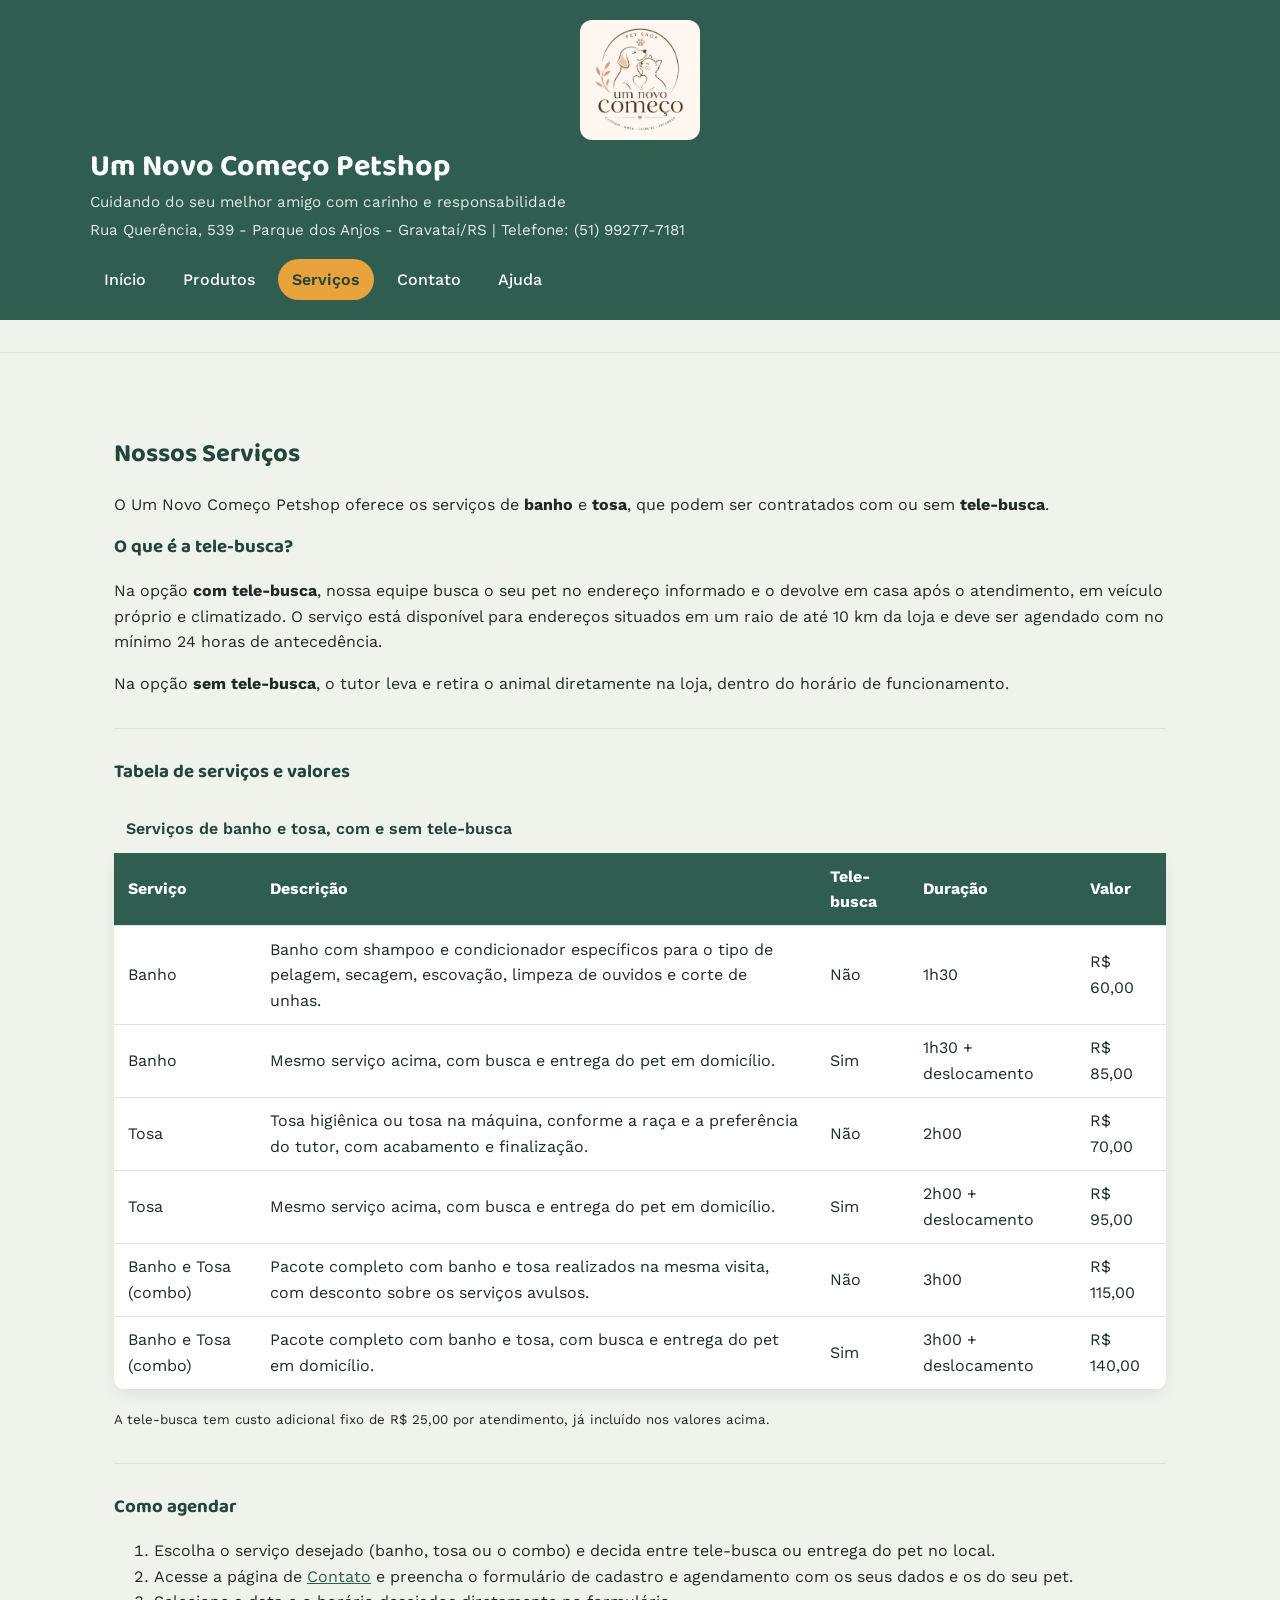
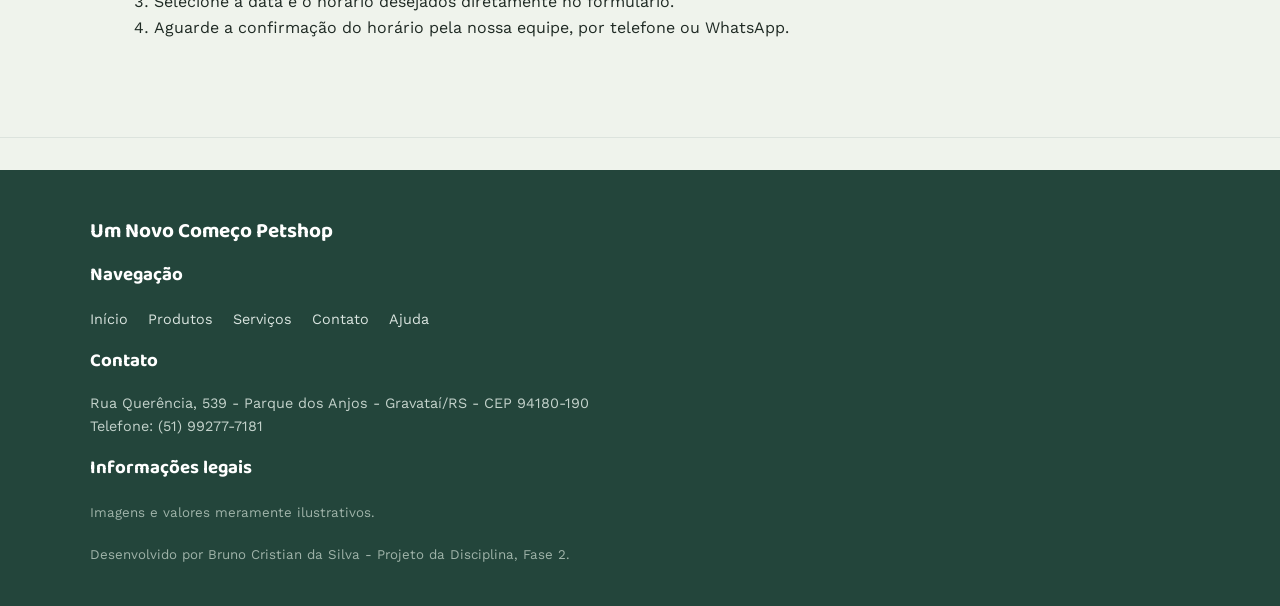
<file: servicos.html>
<!DOCTYPE html>
<html lang="pt-br">
<head>
    <meta charset="UTF-8">
    <meta name="viewport" content="width=device-width, initial-scale=1.0">
    <meta name="description" content="Serviços de banho e tosa do Um Novo Começo Petshop, com ou sem tele-busca.">
    <meta name="author" content="Bruno Cristian da Silva">
    <title>Um Novo Começo Petshop - Serviços</title>
    <link rel="stylesheet" href="css/style.css">
</head>
<body>

<header>
    <img src="img/logo.jpeg" alt="Logotipo do Um Novo Começo Petshop" width="180">
    <h1>Um Novo Começo Petshop</h1>
    <p>Cuidando do seu melhor amigo com carinho e responsabilidade</p>
    <p>Rua Querência, 539 - Parque dos Anjos - Gravataí/RS | Telefone: (51) 99277-7181</p>

    <nav>
        <h2>Menu de navegação</h2>
        <ul>
            <li><a href="index.html">Início</a></li>
            <li><a href="produtos.html">Produtos</a></li>
            <li><a href="servicos.html">Serviços</a></li>
            <li><a href="contato.html">Contato</a></li>
            <li><a href="ajuda.html">Ajuda</a></li>
        </ul>
    </nav>
</header>

<hr>

<main>
    <h2>Nossos Serviços</h2>
    <p>
        O Um Novo Começo Petshop oferece os serviços de <strong>banho</strong> e
        <strong>tosa</strong>, que podem ser contratados com ou sem
        <strong>tele-busca</strong>.
    </p>

    <section>
        <h3>O que é a tele-busca?</h3>
        <p>
            Na opção <strong>com tele-busca</strong>, nossa equipe busca o seu pet no
            endereço informado e o devolve em casa após o atendimento, em veículo
            próprio e climatizado. O serviço está disponível para endereços situados
            em um raio de até 10 km da loja e deve ser agendado com no mínimo 24 horas
            de antecedência.
        </p>
        <p>
            Na opção <strong>sem tele-busca</strong>, o tutor leva e retira o animal
            diretamente na loja, dentro do horário de funcionamento.
        </p>
    </section>

    <hr>

    <section>
       <h3>Tabela de serviços e valores</h3>
        <table>
            <caption>Serviços de banho e tosa, com e sem tele-busca</caption>
            <thead>
                <tr>
                    <th>Serviço</th>
                    <th>Descrição</th>
                    <th>Tele-busca</th>
                    <th>Duração</th>
                    <th>Valor</th>
                </tr>
            </thead>
            <tbody>
                <tr>
                    <td>Banho</td>
                    <td>Banho com shampoo e condicionador específicos para o tipo de pelagem, secagem, escovação, limpeza de ouvidos e corte de unhas.</td>
                    <td>Não</td>
                    <td>1h30</td>
                    <td>R$ 60,00</td>
                </tr>
                <tr>
                    <td>Banho</td>
                    <td>Mesmo serviço acima, com busca e entrega do pet em domicílio.</td>
                    <td>Sim</td>
                    <td>1h30 + deslocamento</td>
                    <td>R$ 85,00</td>
                </tr>
                <tr>
                    <td>Tosa</td>
                    <td>Tosa higiênica ou tosa na máquina, conforme a raça e a preferência do tutor, com acabamento e finalização.</td>
                    <td>Não</td>
                    <td>2h00</td>
                    <td>R$ 70,00</td>
                </tr>
                <tr>
                    <td>Tosa</td>
                    <td>Mesmo serviço acima, com busca e entrega do pet em domicílio.</td>
                    <td>Sim</td>
                    <td>2h00 + deslocamento</td>
                    <td>R$ 95,00</td>
                </tr>
                <tr>
                    <td>Banho e Tosa (combo)</td>
                    <td>Pacote completo com banho e tosa realizados na mesma visita, com desconto sobre os serviços avulsos.</td>
                    <td>Não</td>
                    <td>3h00</td>
                    <td>R$ 115,00</td>
                </tr>
                <tr>
                    <td>Banho e Tosa (combo)</td>
                    <td>Pacote completo com banho e tosa, com busca e entrega do pet em domicílio.</td>
                    <td>Sim</td>
                    <td>3h00 + deslocamento</td>
                    <td>R$ 140,00</td>
                </tr>
            </tbody>
        </table>
        <p><small>A tele-busca tem custo adicional fixo de R$ 25,00 por atendimento, já incluído nos valores acima.</small></p>
    </section>

    <hr>

    <section>
        <h3>Como agendar</h3>
        <ol>
            <li>Escolha o serviço desejado (banho, tosa ou o combo) e decida entre tele-busca ou entrega do pet no local.</li>
            <li>Acesse a página de <a href="contato.html#agendamento">Contato</a> e preencha o formulário de cadastro e agendamento com os seus dados e os do seu pet.</li>
            <li>Selecione a data e o horário desejados diretamente no formulário.</li>
            <li>Aguarde a confirmação do horário pela nossa equipe, por telefone ou WhatsApp.</li>
        </ol>
    </section>
</main>

<hr>

<footer>
    <h2>Um Novo Começo Petshop</h2>

    <nav>
        <h3>Navegação</h3>
        <ul>
            <li><a href="index.html">Início</a></li>
            <li><a href="produtos.html">Produtos</a></li>
            <li><a href="servicos.html">Serviços</a></li>
            <li><a href="contato.html">Contato</a></li>
            <li><a href="ajuda.html">Ajuda</a></li>
        </ul>
    </nav>

    <h3>Contato</h3>
    <address>
        Rua Querência, 539 - Parque dos Anjos - Gravataí/RS - CEP 94180-190<br>
        Telefone: (51) 99277-7181<br>
    </address>

    <h3>Informações legais</h3>
    <p><small>Imagens e valores meramente ilustrativos.</small></p>
    <p><small>Desenvolvido por Bruno Cristian da Silva - Projeto da Disciplina, Fase 2.</small></p>
</footer>
<script src="js/script.js" defer></script>
</body>
</html>
</file>
<file: css/style.css>
/* =========================================================
   Um Novo Começo Petshop — Fase 2
   ========================================================= */

/* ---------- 1. Fontes ---------- */
@import url('https://fonts.googleapis.com/css2?family=Baloo+2:wght@500;600;700&family=Work+Sans:wght@400;500;600&display=swap');

/* ---------- 2. Variáveis (tokens de design) ---------- */
:root {
    /* Paleta: verde profundo (confiança/cuidado) + âmbar (energia/brinquedo) */
    --cor-primaria: #2F5D50;
    --cor-primaria-escura: #23453B;
    --cor-acento: #E8A33D;
    --cor-acento-escuro: #C97F1F;

    --cor-fundo: #EFF3EC;
    --cor-superficie: #FFFFFF;
    --cor-texto: #1F2A24;
    --cor-texto-suave: #5B6B62;
    --cor-borda: #DCE3DD;

    /* tokens de estado, usados nas mensagens de formulário e no status da loja */
    --cor-sucesso: #1F5A2E;
    --cor-sucesso-fundo: #E7F3EA;
    --cor-sucesso-borda: #BFE0C8;
    --cor-alerta: #C0392B;
    --cor-alerta-fundo: #FBE7E7;
    --cor-alerta-borda: #F1B9B2;

    --fonte-titulo: 'Baloo 2', sans-serif;
    --fonte-texto: 'Work Sans', sans-serif;

    --raio: 12px;
    --sombra: 0 4px 14px rgba(31, 42, 36, 0.08);
    --largura-max: 1100px;
}

/* ---------- 3. Reset básico ---------- */
* {
    box-sizing: border-box;
}

html {
    scroll-behavior: smooth; /* faz os links âncora (ex: #acessorios) rolarem suave */
}

body {
    margin: 0;
    font-family: var(--fonte-texto);
    color: var(--cor-texto);
    background: var(--cor-fundo);
    line-height: 1.6;
}

img {
    max-width: 100%;
    height: auto;
    border-radius: var(--raio);
    display: block;
}

h1, h2, h3, h4 {
    font-family: var(--fonte-titulo);
    color: var(--cor-primaria-escura);
    line-height: 1.25;
}

a {
    color: var(--cor-primaria);
}

hr {
    border: none;
    border-top: 1px solid var(--cor-borda);
    margin: 2rem 0;
}

/* ---------- 4. Cabeçalho (header) ---------- */
header {
    background: var(--cor-primaria);
    color: #fff;
    padding: 1.25rem 1.5rem;
}

header h1,
header p,
header img {
    max-width: var(--largura-max);
    margin: 0 auto;
}

header h1 {
    color: #fff;
    font-size: 1.9rem;
    margin-top: 0.5rem;
}

header p {
    color: #E3ECE7;
    margin: 0.25rem auto;
    font-size: 0.95rem;
}

header img {
    width: 120px;
}

/* Nav principal (dentro do header) */
header nav {
    max-width: var(--largura-max);
    margin: 1rem auto 0;
}

header nav h2 {
    /* título "Menu de navegação" — mantido no HTML por acessibilidade,
       escondido visualmente pois o <nav> já é auto-explicativo */
    position: absolute;
    width: 1px;
    height: 1px;
    overflow: hidden;
    clip: rect(0 0 0 0);
}

header nav ul {
    list-style: none;
    display: flex;
    flex-wrap: wrap;
    gap: 0.5rem;
    padding: 0;
    margin: 0;
}

header nav a {
    display: inline-block;
    color: #fff;
    text-decoration: none;
    padding: 0.5rem 0.9rem;
    border-radius: 999px;
    font-weight: 500;
    transition: background 0.2s ease;
}

header nav a:hover,
header nav a:focus-visible {
    background: rgba(255, 255, 255, 0.15);
}

/* destaque do link da página atual — a classe "ativo" é
   aplicada pelo script.js automaticamente */
header nav a.ativo {
    background: var(--cor-acento);
    color: var(--cor-primaria-escura);
    font-weight: 600;
}

/* Botão do menu mobile — escondido no desktop, o script.js
   controla a exibição/estado */
.nav-toggle {
    display: none;
    background: rgba(255, 255, 255, 0.12);
    color: #fff;
    border: 1px solid rgba(255, 255, 255, 0.4);
    border-radius: 8px;
    padding: 0.5rem 0.9rem;
    font-family: var(--fonte-texto);
    font-size: 0.95rem;
    cursor: pointer;
}

/* ---------- 5. Conteúdo principal (main) ---------- */
main {
    max-width: var(--largura-max);
    margin: 0 auto;
    padding: 2rem 1.5rem;
}

main > h2:first-child {
    font-size: 1.6rem;
}

section {
    margin-bottom: 2rem;
}

/* Navegação por categorias (produtos.html) */
main nav ul {
    list-style: none;
    display: flex;
    flex-wrap: wrap;
    gap: 0.6rem;
    padding: 0;
}

main nav a {
    text-decoration: none;
    background: var(--cor-superficie);
    border: 1px solid var(--cor-borda);
    padding: 0.4rem 0.9rem;
    border-radius: 999px;
    font-size: 0.9rem;
}

main nav a:hover {
    border-color: var(--cor-primaria);
}

/* ---------- 6. Cards de produtos/serviços (article) ---------- */
section:has(article) {
    display: grid;
    grid-template-columns: repeat(auto-fit, minmax(230px, 1fr));
    gap: 1.25rem;
    align-items: start;
}

/* título e parágrafo introdutórios da seção ocupam a linha toda */
section:has(article) > h3,
section:has(article) > p {
    grid-column: 1 / -1;
    margin: 0;
}

article {
    background: var(--cor-superficie);
    border: 1px solid var(--cor-borda);
    border-radius: var(--raio);
    padding: 1rem;
    box-shadow: var(--sombra);
}

article h4 {
    font-size: 1.05rem;
    margin: 0.75rem 0 0.5rem;
}

article p {
    margin: 0.35rem 0;
    font-size: 0.95rem;
    color: var(--cor-texto-suave);
}

article p strong {
    color: var(--cor-texto);
}

/* ---------- 7. Tabelas ---------- */
table {
    width: 100%;
    border-collapse: collapse;
    background: var(--cor-superficie);
    border-radius: var(--raio);
    overflow: hidden;
    box-shadow: var(--sombra);
}

caption {
    text-align: left;
    font-weight: 600;
    padding: 0.75rem;
    color: var(--cor-primaria-escura);
    background: var(--cor-fundo);
}

th, td {
    text-align: left;
    padding: 0.65rem 0.9rem;
    border-bottom: 1px solid var(--cor-borda);
}

thead th {
    background: var(--cor-primaria);
    color: #fff;
}

tbody tr:hover {
    background: var(--cor-fundo);
}

/* ---------- 8. Formulários (contato.html) ---------- */
form {
    background: var(--cor-superficie);
    border: 1px solid var(--cor-borda);
    border-radius: var(--raio);
    padding: 1.25rem 1.5rem;
    box-shadow: var(--sombra);
    max-width: 560px;
}

/* espaço entre dois formulários seguidos na mesma página */
form + form {
    margin-top: 1.5rem;
}

fieldset {
    border: none;
    padding: 0;
    margin: 0 0 1rem;
}

legend {
    font-family: var(--fonte-titulo);
    color: var(--cor-primaria-escura);
    padding: 0;
    margin-bottom: 0.5rem;
}

label {
    display: block;
    font-size: 0.9rem;
    font-weight: 500;
    margin: 0.75rem 0 0.3rem;
}

input, select, textarea {
    width: 100%;
    padding: 0.55rem 0.7rem;
    border: 1px solid var(--cor-borda);
    border-radius: 8px;
    font-family: var(--fonte-texto);
    font-size: 0.95rem;
    background: #fff;
}

input:focus, select:focus, textarea:focus {
    outline: 2px solid var(--cor-acento);
    outline-offset: 1px;
    border-color: var(--cor-acento);
}

/* campos usados no agendamento não precisam ocupar a largura toda */
input[type="date"],
input[type="time"],
input[type="number"] {
    width: auto;
    min-width: 160px;
}

/* rótulo usado para agrupar radio/checkbox (não é o label de um único campo) */
.rotulo-grupo {
    display: block;
    font-size: 0.9rem;
    font-weight: 500;
    margin: 0.75rem 0 0.3rem;
}

/* grupo de opções (radio/checkbox) exibidas lado a lado */
.grupo-opcoes {
    display: flex;
    flex-wrap: wrap;
    gap: 0.4rem 1.25rem;
}

.grupo-opcoes label {
    display: inline-flex;
    align-items: center;
    gap: 0.4rem;
    margin: 0;
    font-weight: 400;
    font-size: 0.95rem;
}

input[type="radio"],
input[type="checkbox"] {
    width: auto;
    accent-color: var(--cor-acento);
    cursor: pointer;
}

button, input[type="submit"] {
    margin-top: 1.25rem;
    background: var(--cor-acento);
    color: var(--cor-primaria-escura);
    border: none;
    padding: 0.65rem 1.4rem;
    border-radius: 999px;
    font-weight: 600;
    font-size: 0.95rem;
    cursor: pointer;
    transition: background 0.2s ease;
}

button:hover, input[type="submit"]:hover {
    background: var(--cor-acento-escuro);
    color: #fff;
}

/* mensagem de sucesso exibida via JS após o envio (o site ainda não
   tem back-end nesta fase, então nenhum dado é realmente enviado) */
.form-sucesso {
    display: none;
    background: var(--cor-sucesso-fundo);
    border: 1px solid var(--cor-sucesso-borda);
    color: var(--cor-sucesso);
    padding: 0.75rem 1rem;
    border-radius: 8px;
    margin-top: 1rem;
}

.form-sucesso.visivel {
    display: block;
}

/* ---------- 9. Rodapé (footer) ---------- */
footer {
    background: var(--cor-primaria-escura);
    color: #D9E4DF;
    padding: 2rem 1.5rem 1.5rem;
}

footer > * {
    max-width: var(--largura-max);
    margin-left: auto;
    margin-right: auto;
}

footer h2, footer h3 {
    color: #fff;
}

footer h2 {
    font-size: 1.3rem;
}

footer nav ul {
    list-style: none;
    padding: 0;
    display: flex;
    flex-wrap: wrap;
    gap: 0.5rem 1.25rem;
}

footer nav a {
    color: #D9E4DF;
    text-decoration: none;
    font-size: 0.9rem;
}

footer nav a:hover {
    color: var(--cor-acento);
}

footer address {
    font-style: normal;
    font-size: 0.9rem;
    color: #C3D2CB;
}

footer small {
    color: #9FB3A9;
}

/* ---------- 10. Botão "voltar ao topo" (criado via JS) ---------- */
#btn-topo {
    position: fixed;
    right: 1.25rem;
    bottom: 1.25rem;
    width: 44px;
    height: 44px;
    border-radius: 50%;
    border: none;
    background: var(--cor-primaria);
    color: #fff;
    font-size: 1.1rem;
    cursor: pointer;
    box-shadow: var(--sombra);
    opacity: 0;
    pointer-events: none;
    transition: opacity 0.2s ease, transform 0.2s ease;
}

#btn-topo.visivel {
    opacity: 1;
    pointer-events: auto;
}

#btn-topo:hover {
    transform: translateY(-2px);
}

/* ---------- 11. Carrossel de destaques (index.html) ---------- */
.carrossel {
    position: relative;
    overflow: hidden;
    border-radius: var(--raio);
    box-shadow: var(--sombra);
    max-width: 760px;
    margin: 0 auto;
}

.carrossel-trilho {
    display: flex;
    transition: transform 0.6s ease;
}

.carrossel-slide {
    position: relative;
    min-width: 100%;
    margin: 0;
}

.carrossel-slide img {
    width: 100%;
    height: 460px;
    object-fit: cover;
    border-radius: 0;
}

.carrossel-slide figcaption {
    position: absolute;
    left: 0;
    right: 0;
    bottom: 0;
    padding: 0.75rem 1.25rem;
    background: linear-gradient(0deg, rgba(31, 42, 36, 0.75), rgba(31, 42, 36, 0));
    color: #fff;
    font-weight: 600;
    font-size: 0.95rem;
}

.carrossel-seta {
    position: absolute;
    top: 50%;
    transform: translateY(-50%);
    width: 40px;
    height: 40px;
    border-radius: 50%;
    border: none;
    background: rgba(255, 255, 255, 0.85);
    color: var(--cor-primaria-escura);
    font-size: 1.3rem;
    line-height: 1;
    cursor: pointer;
    box-shadow: var(--sombra);
}

.carrossel-anterior {
    left: 0.75rem;
}

.carrossel-proximo {
    right: 0.75rem;
}

.carrossel-seta:hover,
.carrossel-seta:focus-visible {
    background: #fff;
}

.carrossel-indicadores {
    position: absolute;
    left: 0;
    right: 0;
    bottom: 0.6rem;
    display: flex;
    justify-content: center;
    gap: 0.5rem;
}

.carrossel-ponto {
    width: 10px;
    height: 10px;
    border-radius: 50%;
    border: 2px solid #fff;
    background: rgba(255, 255, 255, 0.4);
    padding: 0;
    cursor: pointer;
}

.carrossel-ponto.ativo {
    background: var(--cor-acento);
    border-color: var(--cor-acento);
}

/* ---------- 12. Indicador de status da loja (aberto/fechado agora) ---------- */
.status-loja {
    display: inline-block;
    padding: 0.3rem 0.9rem;
    border-radius: 999px;
    font-weight: 600;
    font-size: 0.85rem;
    margin-bottom: 0.75rem;
}

.status-loja.status-aberto {
    background: var(--cor-sucesso-fundo);
    color: var(--cor-sucesso);
}

.status-loja.status-fechado {
    background: var(--cor-alerta-fundo);
    color: var(--cor-alerta);
}

/* ---------- 13. Responsivo (mobile) ---------- */
@media (max-width: 720px) {
    .nav-toggle {
        display: inline-block;
    }

    header nav ul {
        display: none;
        flex-direction: column;
        margin-top: 0.75rem;
    }

    header nav ul.aberto {
        display: flex;
    }

    header nav a {
        text-align: center;
    }

    form {
        max-width: 100%;
    }

    .carrossel-slide img {
        height: 300px;
    }

    .carrossel-seta {
        width: 34px;
        height: 34px;
        font-size: 1.1rem;
    }
}
</file>
